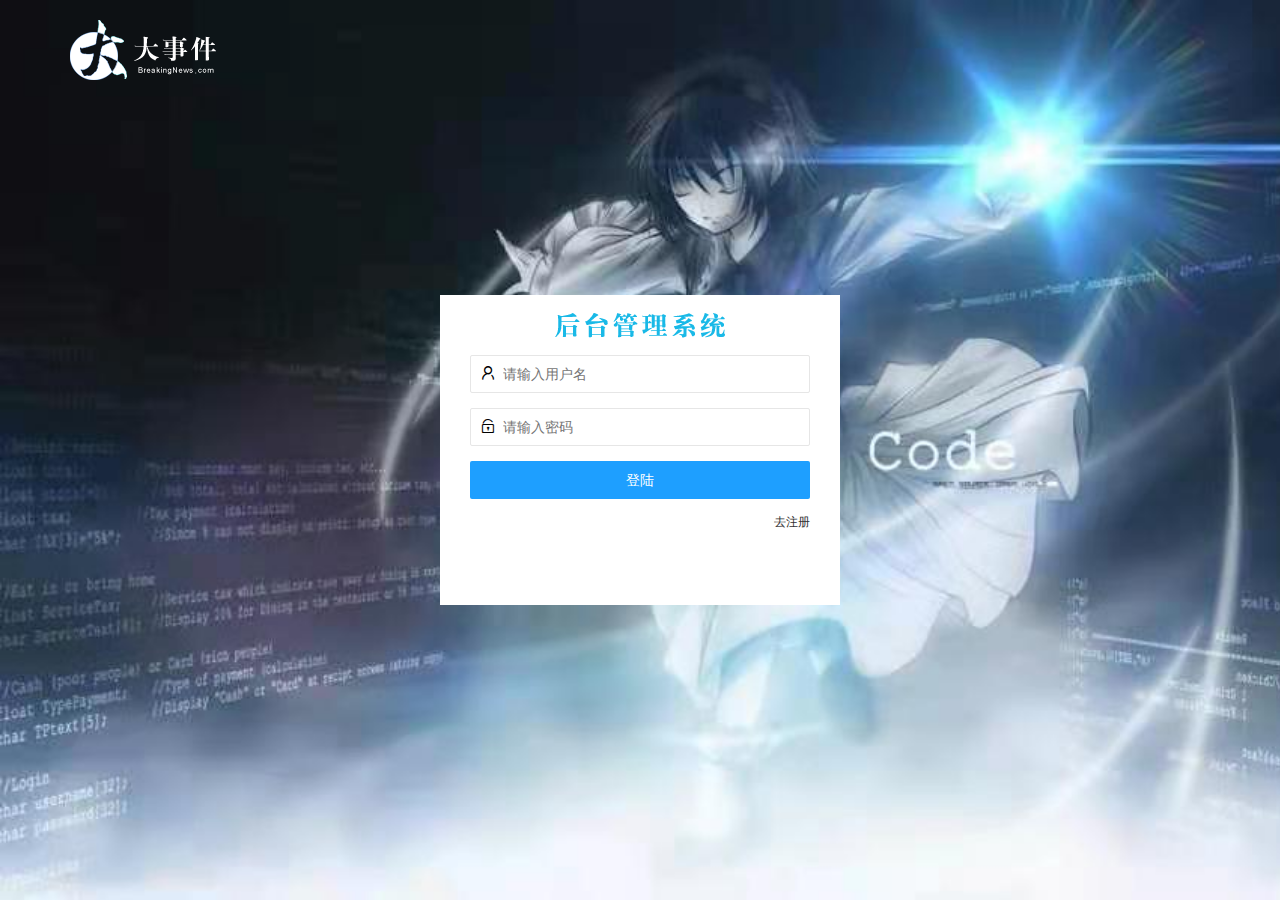
<file: login.html>
<!DOCTYPE html>
<html lang="en">

<head>
    <meta charset="UTF-8">
    <meta http-equiv="X-UA-Compatible" content="IE=edge">
    <meta name="viewport" contenjt="width=device-width, initial-scale=1.0">
    <title>Document</title>
    <!-- 引入layUi  -->
    <link rel="stylesheet" href="/assets/lib/layui/css/layui.css">
    <!-- 引入自己的样式 -->
    <link rel="stylesheet" href="/assets/css/login.css">
</head>

<body>
    <!-- 头部区域 -->
    <div class="layui-main header">
        <img src="/assets/images/logo.png" alt="">
    </div>

    <!-- 登陆和注册区域 -->
    <div class="loginAndRegBox">
        <!-- 这是标题区域 -->
        <div class="titleBox"></div>
        <!-- 这是登陆区域 -->
        <div class="login-box">
            <!-- 登陆表单 -->
            <form class="layui-form" id="form_login">
                <!-- 用户名 -->
                <div class="layui-form-item">
                    <i class="layui-icon layui-icon-username"></i>
                    <input type="text" name="username" required lay-verify="required" placeholder="请输入用户名"
                        autocomplete="off" class="layui-input">
                </div>
                <!-- 密码 -->
                <div class="layui-form-item">
                    <i class="layui-icon layui-icon-password"></i>
                    <input type="text" name="password" required lay-verify="required|pwd" placeholder="请输入密码"
                        autocomplete="off" class="layui-input">
                </div>
                <!-- 按钮 -->
                <div class="layui-form-item">

                    <button class="layui-btn layui-btn-fluid  layui-btn-normal" lay-submit>登陆</button>
                </div>
                <!-- a链接 -->
                <div class="layui-form-item">
                    <a href="javascript:;" class="link_res links">去注册</a>

                </div>
            </form>
        </div>
        <!-- 这是注册区域 -->
        <div class="res-box" style="display: none;">
            <!-- 注册表单 -->
            <form class="layui-form" id="form_reg">
                <!-- 用户名 -->
                <div class="layui-form-item">
                    <i class="layui-icon layui-icon-username"></i>
                    <input value="linziyun" type="text" name="username" required lay-verify="required"
                        placeholder="请输入用户名" autocomplete="off" class="layui-input">
                </div>
                <!-- 密码 -->
                <div class="layui-form-item">
                    <i class="layui-icon layui-icon-password"></i>
                    <input value="116616" type="text" name="password" required lay-verify="required|pwd"
                        placeholder="请输入密码" autocomplete="off" class="layui-input">
                </div>
                <!-- 再次确认密码 -->
                <div class="layui-form-item">
                    <i class="layui-icon layui-icon-password"></i>
                    <input type="text" name="repassword" required lay-verify="required|repwd" placeholder="再次确认密码"
                        autocomplete="off" class="layui-input">
                </div>
                <!-- 按钮 -->
                <div class="layui-form-item">
                    <button class="layui-btn layui-btn-fluid  layui-btn-normal" lay-submit>注册</button>
                </div>
                <!-- a链接 -->
                <div class="layui-form-item">
                    <a href="javascript:;" class="link_login links">去登陆</a>

                </div>
            </form>
        </div>

    </div>






    <!-- 引入 layui JS -->
    <script src="/assets/lib/layui/layui.all.js"></script>
    <!-- 引入JQ -->
    <script src="/assets/lib/jquery.js"></script>
    <!-- 引入 bese APi  JS -->
    <script src="/assets/js/baseAPi.js"></script>
    <!-- 引入自己的 -->
    <script src="/assets/js/login.js"></script>


</body>

</html>
</file>
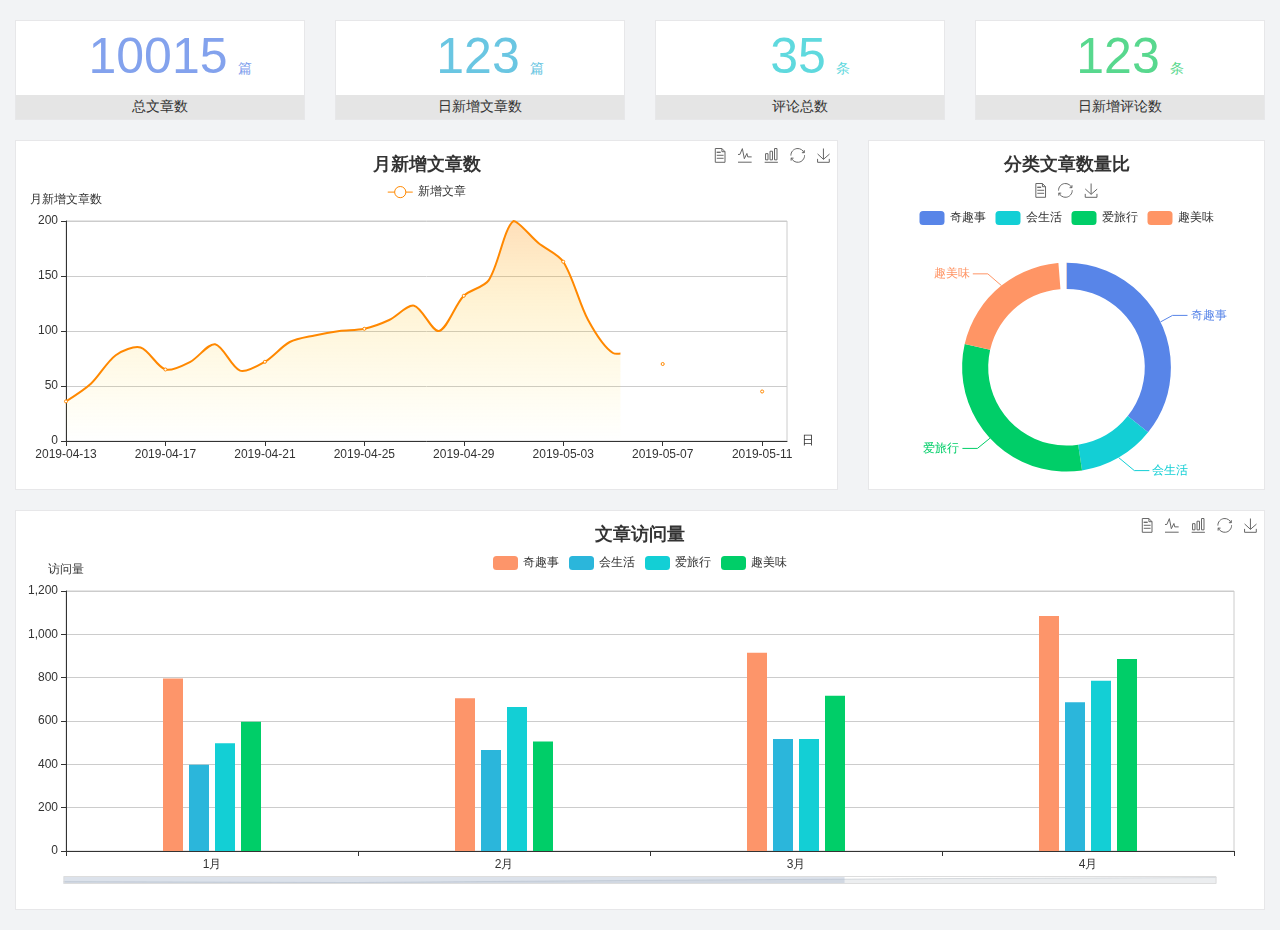
<file: home/dashboard.html>
<!DOCTYPE html>
<html lang="en">

<head>
  <meta charset="UTF-8">
  <meta name="viewport" content="width=device-width, initial-scale=1.0">
  <meta http-equiv="X-UA-Compatible" content="ie=edge">
  <title>图表统计</title>
  <link rel="stylesheet" href="../assets/lib/bootstrap.css" />
  <link rel="stylesheet" href="../assets/lib/main.css" />
  <script src="../assets/lib/jquery.js"></script>
  <script type="text/javascript" src="../assets/lib/echarts.min.js"></script>
</head>

<body>
  <div class="container-fluid">
    <div class="row spannel_list">
      <div class="col-sm-3 col-xs-6">
        <div class="spannel">
          <em>10015</em><span>篇</span>
          <b>总文章数</b>
        </div>
      </div>
      <div class="col-sm-3 col-xs-6">
        <div class="spannel scolor01">
          <em>123</em><span>篇</span>
          <b>日新增文章数</b>
        </div>
      </div>
      <div class="col-sm-3 col-xs-6">
        <div class="spannel scolor02">
          <em>35</em><span>条</span>
          <b>评论总数</b>
        </div>
      </div>
      <div class="col-sm-3 col-xs-6">
        <div class="spannel scolor03">
          <em>123</em><span>条</span>
          <b>日新增评论数</b>
        </div>
      </div>
    </div>
  </div>

  <div class="container-fluid">
    <div class="row curve-pie">
      <div class="col-lg-8 col-md-8">
        <div class="gragh_pannel" id="curve_show"></div>
      </div>
      <div class="col-lg-4 col-md-4">
        <div class="gragh_pannel" id="pie_show"></div>
      </div>
    </div>
  </div>

  <div class="container-fluid">
    <div class="column_pannel" id="column_show"></div>
  </div>

  <script>
    var oChart = echarts.init(document.getElementById('curve_show'));
    var aList_all = [
      { 'count': 36, 'date': '2019-04-13' },
      { 'count': 52, 'date': '2019-04-14' },
      { 'count': 78, 'date': '2019-04-15' },
      { 'count': 85, 'date': '2019-04-16' },
      { 'count': 65, 'date': '2019-04-17' },
      { 'count': 72, 'date': '2019-04-18' },
      { 'count': 88, 'date': '2019-04-19' },
      { 'count': 64, 'date': '2019-04-20' },
      { 'count': 72, 'date': '2019-04-21' },
      { 'count': 90, 'date': '2019-04-22' },
      { 'count': 96, 'date': '2019-04-23' },
      { 'count': 100, 'date': '2019-04-24' },
      { 'count': 102, 'date': '2019-04-25' },
      { 'count': 110, 'date': '2019-04-26' },
      { 'count': 123, 'date': '2019-04-27' },
      { 'count': 100, 'date': '2019-04-28' },
      { 'count': 132, 'date': '2019-04-29' },
      { 'count': 146, 'date': '2019-04-30' },
      { 'count': 200, 'date': '2019-05-01' },
      { 'count': 180, 'date': '2019-05-02' },
      { 'count': 163, 'date': '2019-05-03' },
      { 'count': 110, 'date': '2019-05-04' },
      { 'count': 80, 'date': '2019-05-05' },
      { 'count': 82, 'date': '2019-05-06' },
      { 'count': 70, 'date': '2019-05-07' },
      { 'count': 65, 'date': '2019-05-08' },
      { 'count': 54, 'date': '2019-05-09' },
      { 'count': 40, 'date': '2019-05-10' },
      { 'count': 45, 'date': '2019-05-11' },
      { 'count': 38, 'date': '2019-05-12' },
    ];

    let aCount = [];
    let aDate = [];

    for (var i = 0; i < aList_all.length; i++) {
      aCount.push(aList_all[i].count);
      aDate.push(aList_all[i].date);
    }

    var chartopt = {
      title: {
        text: '月新增文章数',
        left: 'center',
        top: '10'
      },
      tooltip: {
        trigger: 'axis'
      },
      legend: {
        data: ['新增文章'],
        top: '40'
      },
      toolbox: {
        show: true,
        feature: {
          mark: { show: true },
          dataView: { show: true, readOnly: false },
          magicType: { show: true, type: ['line', 'bar'] },
          restore: { show: true },
          saveAsImage: { show: true }
        }
      },
      calculable: true,
      xAxis: [
        {
          name: '日',
          type: 'category',
          boundaryGap: false,
          data: aDate
        }
      ],
      yAxis: [
        {
          name: '月新增文章数',
          type: 'value'
        }
      ],
      series: [
        {
          name: '新增文章',
          type: 'line',
          smooth: true,
          itemStyle: { normal: { areaStyle: { type: 'default' }, color: '#f80' }, lineStyle: { color: '#f80' } },
          data: aCount
        }],
      areaStyle: {
        normal: {
          color: new echarts.graphic.LinearGradient(0, 0, 0, 1, [{
            offset: 0,
            color: 'rgba(255,136,0,0.39)'
          }, {
            offset: .34,
            color: 'rgba(255,180,0,0.25)'
          }, {
            offset: 1,
            color: 'rgba(255,222,0,0.00)'
          }])

        }
      },
      grid: {
        show: true,
        x: 50,
        x2: 50,
        y: 80,
        height: 220
      }
    };

    oChart.setOption(chartopt);


    var oPie = echarts.init(document.getElementById('pie_show'));
    var oPieopt =
    {
      title: {
        top: 10,
        text: '分类文章数量比',
        x: 'center'
      },
      tooltip: {
        trigger: 'item',
        formatter: "{a} <br/>{b} : {c} ({d}%)"
      },
      color: ['#5885e8', '#13cfd5', '#00ce68', '#ff9565'],
      legend: {
        x: 'center',
        top: 65,
        data: ['奇趣事', '会生活', '爱旅行', '趣美味']
      },
      toolbox: {
        show: true,
        x: 'center',
        top: 35,
        feature: {
          mark: { show: true },
          dataView: { show: true, readOnly: false },
          magicType: {
            show: true,
            type: ['pie', 'funnel'],
            option: {
              funnel: {
                x: '25%',
                width: '50%',
                funnelAlign: 'left',
                max: 1548
              }
            }
          },
          restore: { show: true },
          saveAsImage: { show: true }
        }
      },
      calculable: true,
      series: [
        {
          name: '访问来源',
          type: 'pie',
          radius: ['45%', '60%'],
          center: ['50%', '65%'],
          data: [
            { value: 300, name: '奇趣事' },
            { value: 100, name: '会生活' },
            { value: 260, name: '爱旅行' },
            { value: 180, name: '趣美味' }
          ]
        }
      ]
    };
    oPie.setOption(oPieopt);



    var oColumn = this.echarts.init(document.getElementById('column_show'));
    var oColumnopt =
    {
      title: {
        text: '文章访问量',
        left: 'center',
        top: '10'
      },
      tooltip: {
        trigger: 'axis'
      },
      legend: {
        data: ['奇趣事', '会生活', '爱旅行', '趣美味'],
        top: '40'
      },
      toolbox: {
        show: true,
        feature: {
          mark: { show: true },
          dataView: { show: true, readOnly: false },
          magicType: { show: true, type: ['line', 'bar'] },
          restore: { show: true },
          saveAsImage: { show: true }
        }
      },
      calculable: true,
      xAxis: [
        {
          type: 'category',
          data: ['1月', '2月', '3月', '4月', '5月']
        }
      ],
      yAxis: [
        {
          name: '访问量',
          type: 'value'
        }
      ],
      series: [
        {
          name: '奇趣事',
          type: 'bar',
          barWidth: 20,
          itemStyle: {
            normal: { areaStyle: { type: 'default' }, color: '#fd956a' }
          },
          data: [800, 708, 920, 1090, 1200]
        },
        {
          name: '会生活',
          type: 'bar',
          barWidth: 20,
          itemStyle: {
            normal: { areaStyle: { type: 'default' }, color: '#2bb6db' }
          },
          data: [400, 468, 520, 690, 800]
        },
        {
          name: '爱旅行',
          type: 'bar',
          barWidth: 20,
          itemStyle: {
            normal: { areaStyle: { type: 'default' }, color: '#13cfd5' }
          },
          data: [500, 668, 520, 790, 900]
        },
        {
          name: '趣美味',
          type: 'bar',
          barWidth: 20,
          itemStyle: {
            normal: { areaStyle: { type: 'default' }, color: '#00ce68' }
          },
          data: [600, 508, 720, 890, 1000]
        }
      ],
      grid: {
        show: true,
        x: 50,
        x2: 30,
        y: 80,
        height: 260
      },
      dataZoom: [//给x轴设置滚动条
        {
          start: 0,//默认为0
          end: 100 - 1000 / 31,//默认为100
          type: 'slider',
          show: true,
          xAxisIndex: [0],
          handleSize: 0,//滑动条的 左右2个滑动条的大小
          height: 8,//组件高度
          left: 45, //左边的距离
          right: 50,//右边的距离
          bottom: 26,//右边的距离
          handleColor: '#ddd',//h滑动图标的颜色
          handleStyle: {
            borderColor: "#cacaca",
            borderWidth: "1",
            shadowBlur: 2,
            background: "#ddd",
            shadowColor: "#ddd",
          }
        }]
    };
    oColumn.setOption(oColumnopt);
  </script>
</body>

</html>
</file>
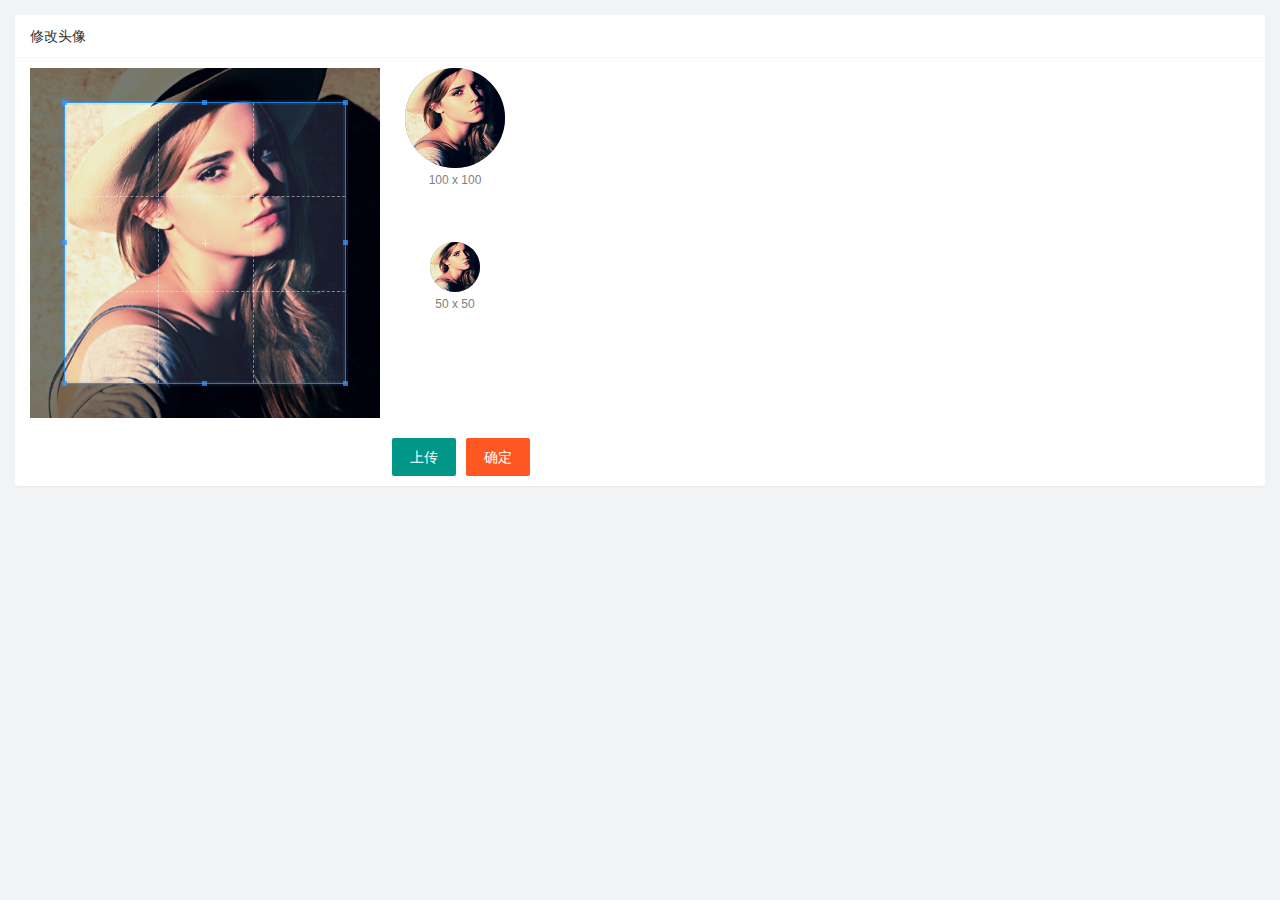
<file: user/user_avatar.html>
<!DOCTYPE html>
<html lang="en">

<head>
    <meta charset="UTF-8">
    <meta http-equiv="X-UA-Compatible" content="IE=edge">
    <meta name="viewport" content="width=device-width, initial-scale=1.0">
    <title>Document</title>
    <!-- 引入 cropper 样式 -->
    <link rel="stylesheet" href="/assets/lib/cropper/cropper.css">
    <!-- 引入layui.css -->
    <link rel="stylesheet" href="/assets/lib/layui/css/layui.css">
    <!-- 引入自己的CSS -->
    <link rel="stylesheet" href="/assets/css/user/user_avatar.css">
</head>

<body>
    <div class="layui-card">
        <div class="layui-card-header">修改头像</div>
        <div class="layui-card-body">
            <!-- 第一行的图片裁剪和预览区域 -->
            <div class="row1">
                <!-- 图片裁剪区域 -->
                <div class="cropper-box">
                    <!-- 这个 img 标签很重要，将来会把它初始化为裁剪区域 -->
                    <img id="image" src="/assets/images/sample.jpg" />
                </div>
                <!-- 图片的预览区域 -->
                <div class="preview-box">
                    <div>
                        <!-- 宽高为 100px 的预览区域 -->
                        <div class="img-preview w100"></div>
                        <p class="size">100 x 100</p>
                    </div>
                    <div>
                        <!-- 宽高为 50px 的预览区域 -->
                        <div class="img-preview w50"></div>
                        <p class="size">50 x 50</p>
                    </div>
                </div>
            </div>

            <!-- 第二行的按钮区域 -->
            <div class="row2">
                <!-- 上传图片,更换头像 -->
                <input style="display: none;" type="file" id="file" accept="image/png,image/jpeg">
                <button id="btnChooseImage" type="button" class="layui-btn">上传</button>
                <button id="btnUpload" type="button" class="layui-btn layui-btn-danger">确定</button>
            </div>
        </div>

    </div>

    <script src="/assets/lib/layui/layui.all.js"></script>
    <script src="/assets/lib/jquery.js"></script>
    <script src="/assets/lib/cropper/Cropper.js"></script>
    <script src="/assets/lib/cropper/jquery-cropper.js"></script>
    <script src="/assets/js/baseAPi.js"></script>
    <script src="/assets/js/user/user_avatar.js"></script>
</body>

</html>
</file>
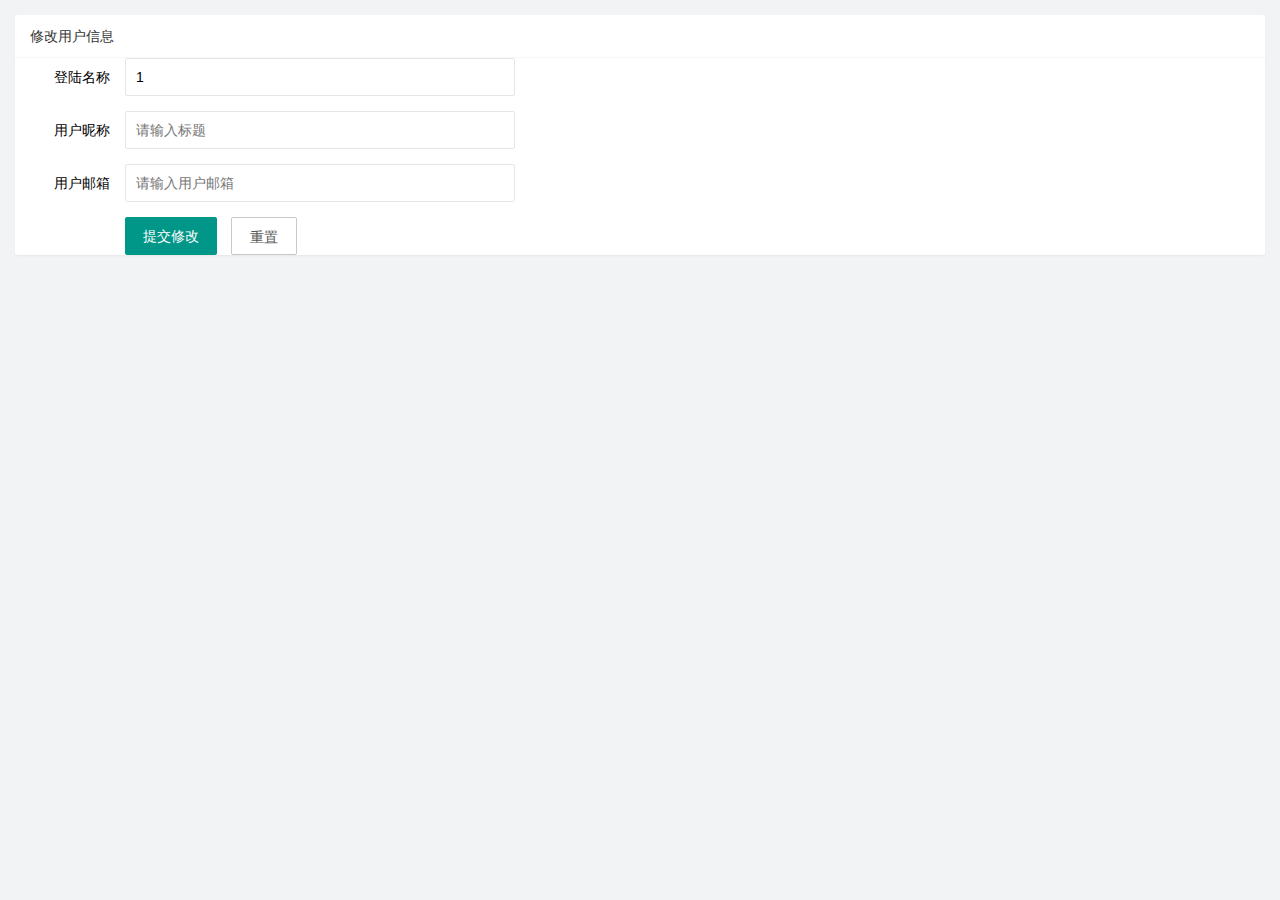
<file: user/user_info.html>
<!DOCTYPE html>
<html lang="en">

<head>
    <meta charset="UTF-8">
    <meta http-equiv="X-UA-Compatible" content="IE=edge">
    <meta name="viewport" content="width=device-width, initial-scale=1.0">
    <!-- 引入 layu CSS -->
    <link rel="stylesheet" href="/assets/lib/layui/css/layui.css">
    <!-- 引入自己的 -->
    <link rel="stylesheet" href="/assets/css/user/user_info.css">
    <title>Document</title>
</head>


<body>
    <div class="layui-card">
        <div class="layui-card-header">修改用户信息</div>
        <form class="layui-form" action="" lay-filter="formUserInfo" >
            <input type="hidden" name="id">
            <!-- 1登陆名称 -->
            <div class="layui-form-item">
                <label class="layui-form-label">登陆名称</label>
                <div class="layui-input-block">
                    <input type="text" name="username" required lay-verify="required" placeholder="请输入登陆名称" readonly
                        value="1" autocomplete="off" class="layui-input">
                </div>
            </div>
            <!-- 2.用户昵称 -->
            <div class="layui-form-item">
                <label class="layui-form-label">用户昵称</label>
                <div class="layui-input-block">
                    <input type="text" name="nickname" required lay-verify="required|nickname" placeholder="请输入标题"
                        autocomplete="off" class="layui-input">
                </div>
            </div>
            <!-- 3。用户邮箱 -->
            <div class="layui-form-item">
                <label class="layui-form-label">用户邮箱</label>
                <div class="layui-input-block">
                    <input type="text" name="email" required lay-verify="required|email" placeholder="请输入用户邮箱"
                        autocomplete="off" class="layui-input">
                </div>
            </div>
            <!-- 4.按钮 -->
            <div class="layui-form-item">
                <div class="layui-input-block">
                    <button class="layui-btn" lay-submit lay-filter="formDemo">提交修改</button>
                    <button id="btnR"  type="reset" class="layui-btn layui-btn-primary">重置</button>
                </div>
            </div>


        </form>

























        <!-- 引入layui JS -->
        <script src="/assets/lib/layui/layui.all.js"></script>
        <!-- 引入JQ -->
        <script src="/assets/lib/jquery.js"></script>
        <script src="/assets/js/baseAPi.js"></script>
        <!-- 引入自己的 -->
        <script src="/assets/js/user/user_info.js"></script>

</body>

</html>
</file>
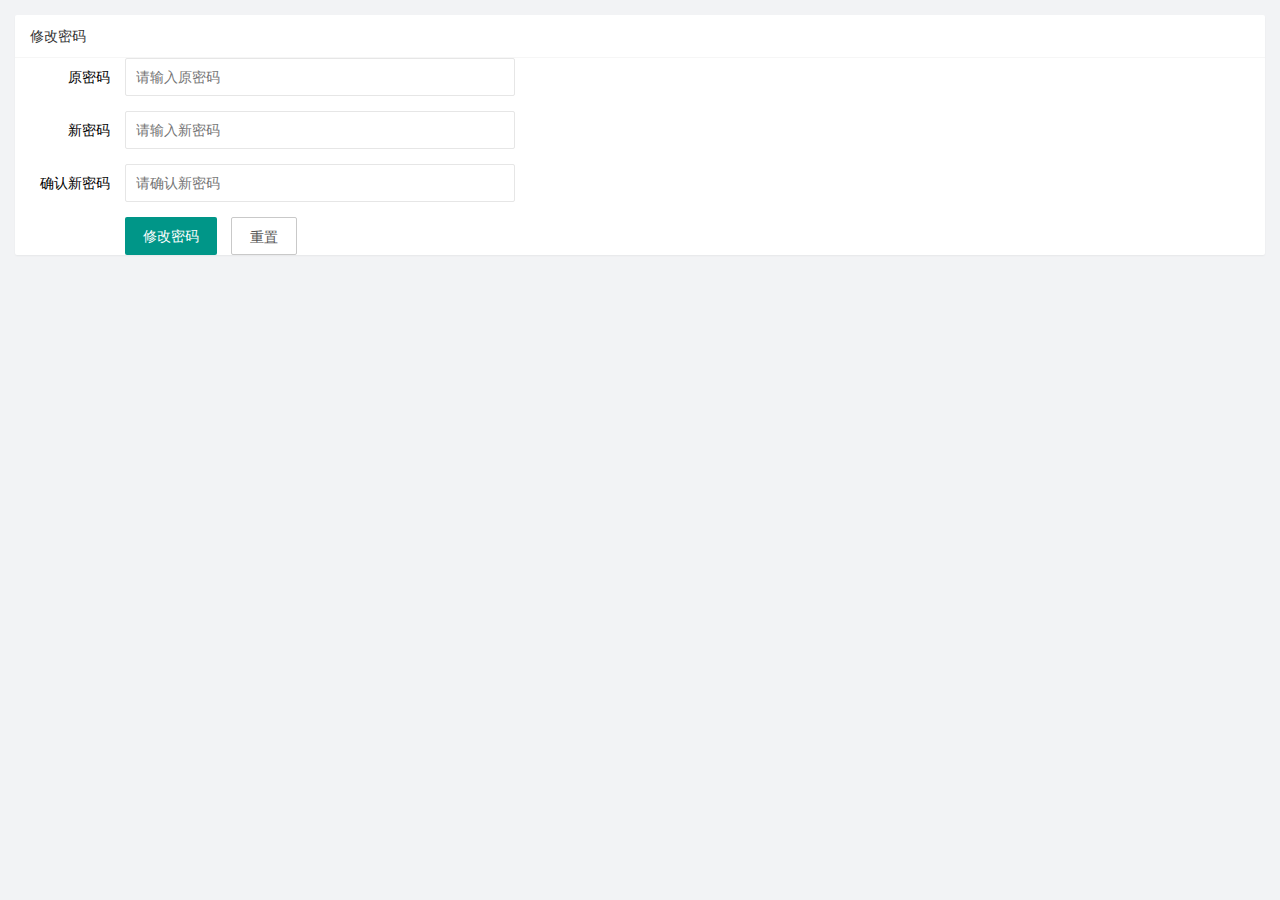
<file: user/user_pwd.html>
<!DOCTYPE html>
<html lang="en">

<head>
    <meta charset="UTF-8">
    <meta http-equiv="X-UA-Compatible" content="IE=edge">
    <meta name="viewport" content="width=device-width, initial-scale=1.0">
    <!-- 引入 layu CSS -->
    <link rel="stylesheet" href="/assets/lib/layui/css/layui.css">
    <!-- 引入自己的 -->
    <link rel="stylesheet" href="/assets/css/user/user_pwd.css">
    <title>Document</title>
</head>


<body>
    <div class="layui-card">
        <div class="layui-card-header">修改密码</div>
        <form class="layui-form" action="">
            <!-- 1.原密码 -->
            <div class="layui-form-item">
                <label class="layui-form-label">原密码</label>
                <div class="layui-input-block">
                    <input type="text" name="oldPwd" required lay-verify="required|pwd" placeholder="请输入原密码"
                        autocomplete="off" class="layui-input">
                </div>
            </div>
            <!-- 2.新密码 -->
            <div class="layui-form-item">
                <label class="layui-form-label">新密码</label>
                <div class="layui-input-block">
                    <input type="text" name="newPwd" required lay-verify="required|pwd|samePwd" placeholder="请输入新密码"
                        autocomplete="off" class="layui-input">
                </div>
            </div>
            <!-- 3.确认新密码 -->
            <div class="layui-form-item">
                <label class="layui-form-label">确认新密码</label>
                <div class="layui-input-block">
                    <input type="text" name="rePwd" required lay-verify="required|pwd|rePwd" placeholder="请确认新密码"
                        autocomplete="off" class="layui-input">
                </div>
            </div>
            <!-- 4.按钮 -->
            <div class="layui-form-item">
                <div class="layui-input-block">
                    <button class="layui-btn" lay-submit lay-filter="formDemo">修改密码</button>
                    <button id="btnR" type="reset" class="layui-btn layui-btn-primary">重置</button>
                </div>
            </div>
        </form>


























        <!-- 引入layui JS -->
        <script src="/assets/lib/layui/layui.all.js"></script>
        <!-- 引入JQ -->
        <script src="/assets/lib/jquery.js"></script>
        <script src="/assets/js/baseAPi.js"></script>
        <!-- 引入自己的 -->
        <script src="/assets/js/user/user_pwd.js"></script>

</body>

</html>
</file>
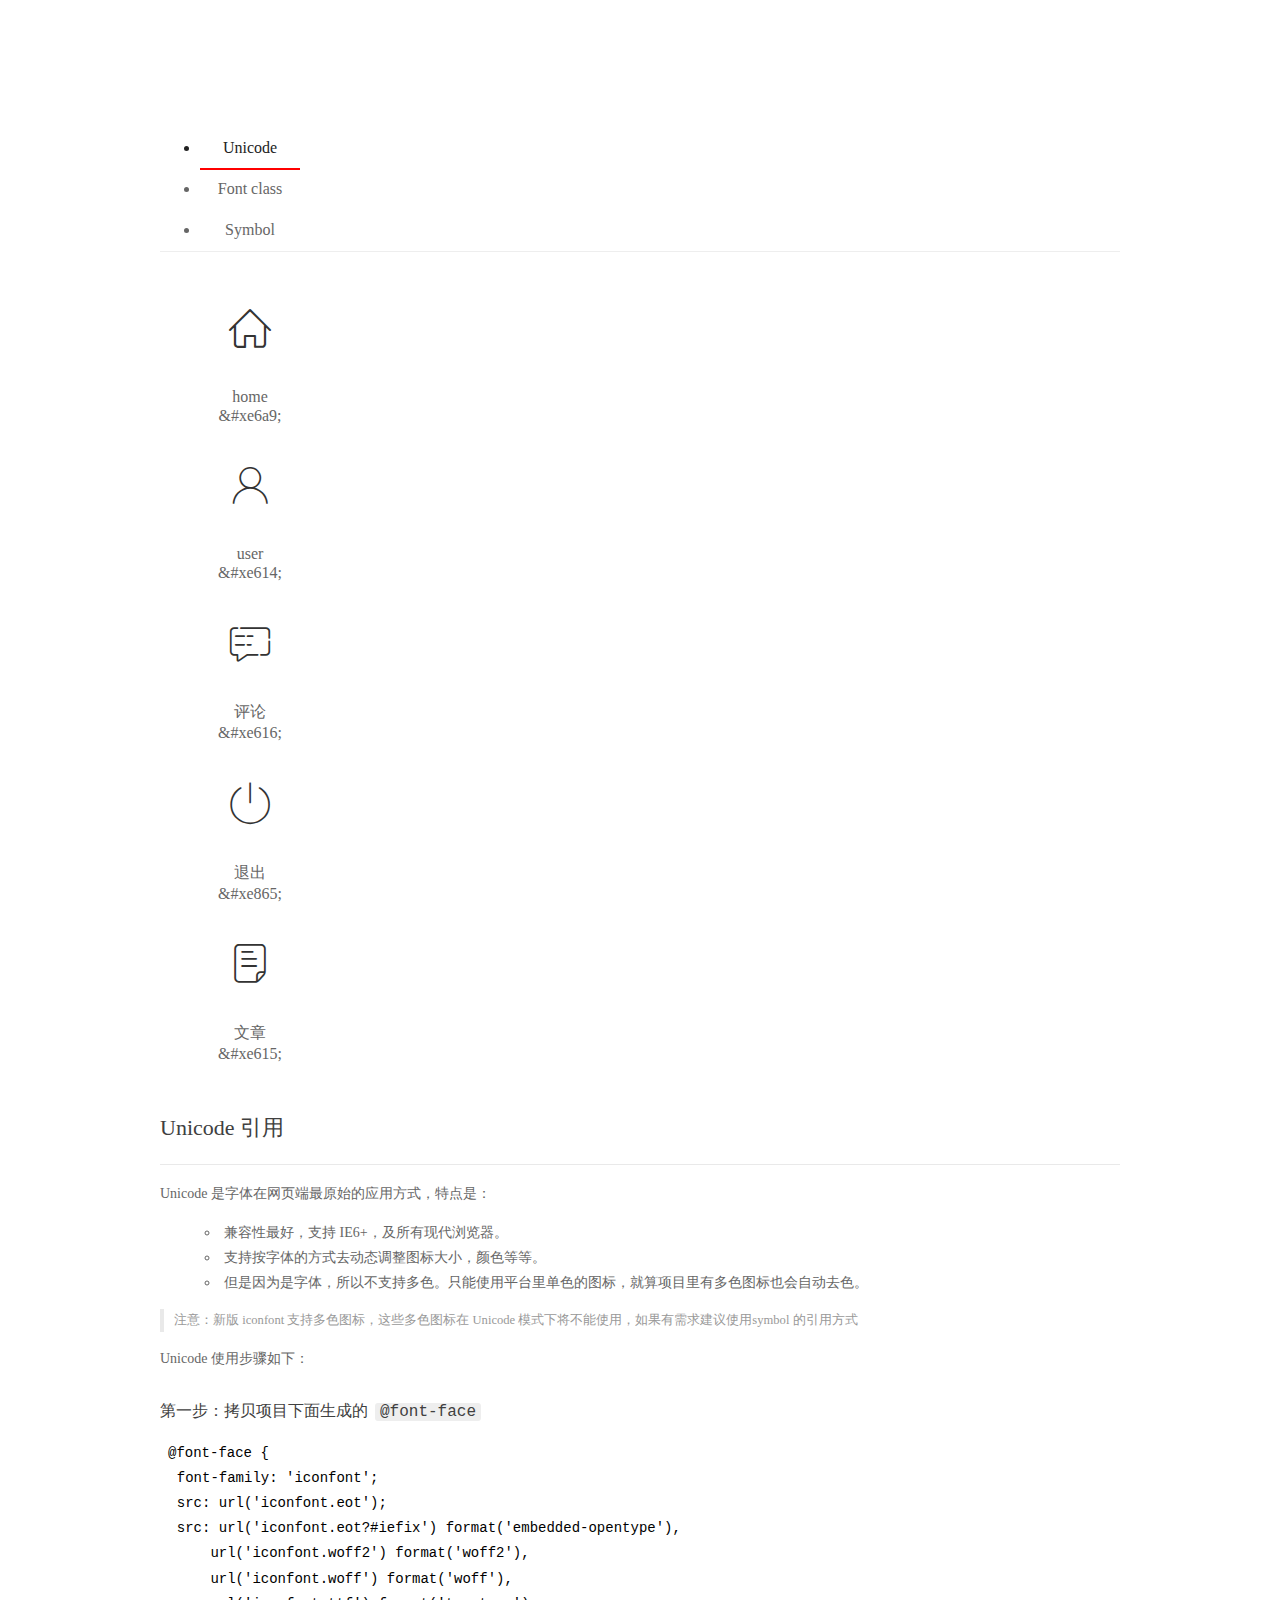
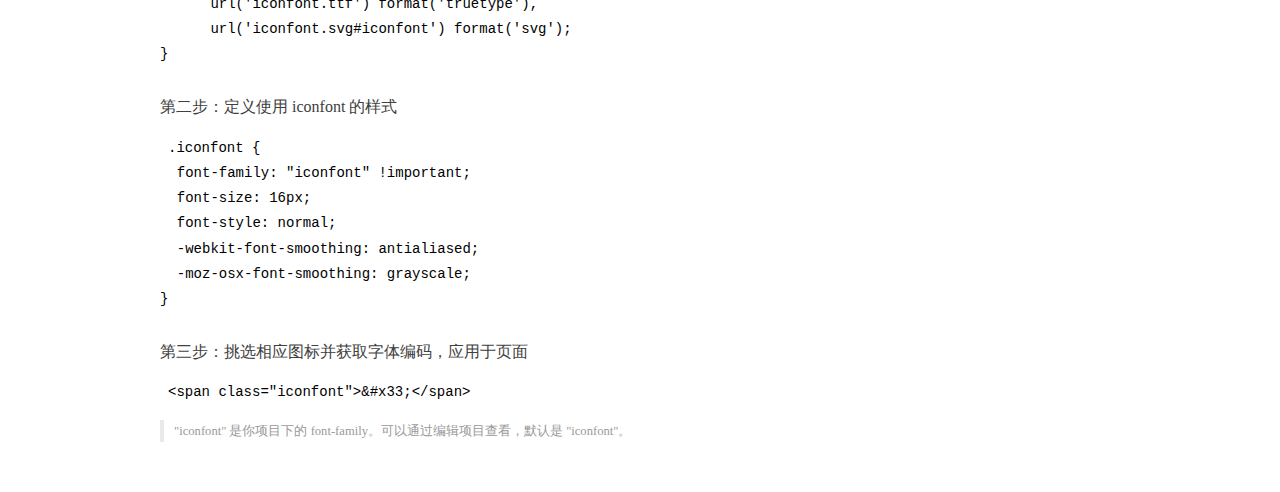
<file: assets/fonts/demo_index.html>
<!DOCTYPE html>
<html>
<head>
  <meta charset="utf-8"/>
  <title>IconFont Demo</title>
  <link rel="shortcut icon" href="https://gtms04.alicdn.com/tps/i4/TB1_oz6GVXXXXaFXpXXJDFnIXXX-64-64.ico" type="image/x-icon"/>
  <link rel="stylesheet" href="https://g.alicdn.com/thx/cube/1.3.2/cube.min.css">
  <link rel="stylesheet" href="demo.css">
  <link rel="stylesheet" href="iconfont.css">
  <script src="iconfont.js"></script>
  <!-- jQuery -->
  <script src="https://a1.alicdn.com/oss/uploads/2018/12/26/7bfddb60-08e8-11e9-9b04-53e73bb6408b.js"></script>
  <!-- 代码高亮 -->
  <script src="https://a1.alicdn.com/oss/uploads/2018/12/26/a3f714d0-08e6-11e9-8a15-ebf944d7534c.js"></script>
</head>
<body>
  <div class="main">
    <h1 class="logo"><a href="https://www.iconfont.cn/" title="iconfont 首页" target="_blank">&#xe86b;</a></h1>
    <div class="nav-tabs">
      <ul id="tabs" class="dib-box">
        <li class="dib active"><span>Unicode</span></li>
        <li class="dib"><span>Font class</span></li>
        <li class="dib"><span>Symbol</span></li>
      </ul>
      
    </div>
    <div class="tab-container">
      <div class="content unicode" style="display: block;">
          <ul class="icon_lists dib-box">
          
            <li class="dib">
              <span class="icon iconfont">&#xe6a9;</span>
                <div class="name">home</div>
                <div class="code-name">&amp;#xe6a9;</div>
              </li>
          
            <li class="dib">
              <span class="icon iconfont">&#xe614;</span>
                <div class="name">user</div>
                <div class="code-name">&amp;#xe614;</div>
              </li>
          
            <li class="dib">
              <span class="icon iconfont">&#xe616;</span>
                <div class="name">评论</div>
                <div class="code-name">&amp;#xe616;</div>
              </li>
          
            <li class="dib">
              <span class="icon iconfont">&#xe865;</span>
                <div class="name">退出</div>
                <div class="code-name">&amp;#xe865;</div>
              </li>
          
            <li class="dib">
              <span class="icon iconfont">&#xe615;</span>
                <div class="name">文章</div>
                <div class="code-name">&amp;#xe615;</div>
              </li>
          
          </ul>
          <div class="article markdown">
          <h2 id="unicode-">Unicode 引用</h2>
          <hr>

          <p>Unicode 是字体在网页端最原始的应用方式，特点是：</p>
          <ul>
            <li>兼容性最好，支持 IE6+，及所有现代浏览器。</li>
            <li>支持按字体的方式去动态调整图标大小，颜色等等。</li>
            <li>但是因为是字体，所以不支持多色。只能使用平台里单色的图标，就算项目里有多色图标也会自动去色。</li>
          </ul>
          <blockquote>
            <p>注意：新版 iconfont 支持多色图标，这些多色图标在 Unicode 模式下将不能使用，如果有需求建议使用symbol 的引用方式</p>
          </blockquote>
          <p>Unicode 使用步骤如下：</p>
          <h3 id="-font-face">第一步：拷贝项目下面生成的 <code>@font-face</code></h3>
<pre><code class="language-css"
>@font-face {
  font-family: 'iconfont';
  src: url('iconfont.eot');
  src: url('iconfont.eot?#iefix') format('embedded-opentype'),
      url('iconfont.woff2') format('woff2'),
      url('iconfont.woff') format('woff'),
      url('iconfont.ttf') format('truetype'),
      url('iconfont.svg#iconfont') format('svg');
}
</code></pre>
          <h3 id="-iconfont-">第二步：定义使用 iconfont 的样式</h3>
<pre><code class="language-css"
>.iconfont {
  font-family: "iconfont" !important;
  font-size: 16px;
  font-style: normal;
  -webkit-font-smoothing: antialiased;
  -moz-osx-font-smoothing: grayscale;
}
</code></pre>
          <h3 id="-">第三步：挑选相应图标并获取字体编码，应用于页面</h3>
<pre>
<code class="language-html"
>&lt;span class="iconfont"&gt;&amp;#x33;&lt;/span&gt;
</code></pre>
          <blockquote>
            <p>"iconfont" 是你项目下的 font-family。可以通过编辑项目查看，默认是 "iconfont"。</p>
          </blockquote>
          </div>
      </div>
      <div class="content font-class">
        <ul class="icon_lists dib-box">
          
          <li class="dib">
            <span class="icon iconfont icon-home"></span>
            <div class="name">
              home
            </div>
            <div class="code-name">.icon-home
            </div>
          </li>
          
          <li class="dib">
            <span class="icon iconfont icon-user"></span>
            <div class="name">
              user
            </div>
            <div class="code-name">.icon-user
            </div>
          </li>
          
          <li class="dib">
            <span class="icon iconfont icon-pinglun"></span>
            <div class="name">
              评论
            </div>
            <div class="code-name">.icon-pinglun
            </div>
          </li>
          
          <li class="dib">
            <span class="icon iconfont icon-tuichu"></span>
            <div class="name">
              退出
            </div>
            <div class="code-name">.icon-tuichu
            </div>
          </li>
          
          <li class="dib">
            <span class="icon iconfont icon-16"></span>
            <div class="name">
              文章
            </div>
            <div class="code-name">.icon-16
            </div>
          </li>
          
        </ul>
        <div class="article markdown">
        <h2 id="font-class-">font-class 引用</h2>
        <hr>

        <p>font-class 是 Unicode 使用方式的一种变种，主要是解决 Unicode 书写不直观，语意不明确的问题。</p>
        <p>与 Unicode 使用方式相比，具有如下特点：</p>
        <ul>
          <li>兼容性良好，支持 IE8+，及所有现代浏览器。</li>
          <li>相比于 Unicode 语意明确，书写更直观。可以很容易分辨这个 icon 是什么。</li>
          <li>因为使用 class 来定义图标，所以当要替换图标时，只需要修改 class 里面的 Unicode 引用。</li>
          <li>不过因为本质上还是使用的字体，所以多色图标还是不支持的。</li>
        </ul>
        <p>使用步骤如下：</p>
        <h3 id="-fontclass-">第一步：引入项目下面生成的 fontclass 代码：</h3>
<pre><code class="language-html">&lt;link rel="stylesheet" href="./iconfont.css"&gt;
</code></pre>
        <h3 id="-">第二步：挑选相应图标并获取类名，应用于页面：</h3>
<pre><code class="language-html">&lt;span class="iconfont icon-xxx"&gt;&lt;/span&gt;
</code></pre>
        <blockquote>
          <p>"
            iconfont" 是你项目下的 font-family。可以通过编辑项目查看，默认是 "iconfont"。</p>
        </blockquote>
      </div>
      </div>
      <div class="content symbol">
          <ul class="icon_lists dib-box">
          
            <li class="dib">
                <svg class="icon svg-icon" aria-hidden="true">
                  <use xlink:href="#icon-home"></use>
                </svg>
                <div class="name">home</div>
                <div class="code-name">#icon-home</div>
            </li>
          
            <li class="dib">
                <svg class="icon svg-icon" aria-hidden="true">
                  <use xlink:href="#icon-user"></use>
                </svg>
                <div class="name">user</div>
                <div class="code-name">#icon-user</div>
            </li>
          
            <li class="dib">
                <svg class="icon svg-icon" aria-hidden="true">
                  <use xlink:href="#icon-pinglun"></use>
                </svg>
                <div class="name">评论</div>
                <div class="code-name">#icon-pinglun</div>
            </li>
          
            <li class="dib">
                <svg class="icon svg-icon" aria-hidden="true">
                  <use xlink:href="#icon-tuichu"></use>
                </svg>
                <div class="name">退出</div>
                <div class="code-name">#icon-tuichu</div>
            </li>
          
            <li class="dib">
                <svg class="icon svg-icon" aria-hidden="true">
                  <use xlink:href="#icon-16"></use>
                </svg>
                <div class="name">文章</div>
                <div class="code-name">#icon-16</div>
            </li>
          
          </ul>
          <div class="article markdown">
          <h2 id="symbol-">Symbol 引用</h2>
          <hr>

          <p>这是一种全新的使用方式，应该说这才是未来的主流，也是平台目前推荐的用法。相关介绍可以参考这篇<a href="">文章</a>
            这种用法其实是做了一个 SVG 的集合，与另外两种相比具有如下特点：</p>
          <ul>
            <li>支持多色图标了，不再受单色限制。</li>
            <li>通过一些技巧，支持像字体那样，通过 <code>font-size</code>, <code>color</code> 来调整样式。</li>
            <li>兼容性较差，支持 IE9+，及现代浏览器。</li>
            <li>浏览器渲染 SVG 的性能一般，还不如 png。</li>
          </ul>
          <p>使用步骤如下：</p>
          <h3 id="-symbol-">第一步：引入项目下面生成的 symbol 代码：</h3>
<pre><code class="language-html">&lt;script src="./iconfont.js"&gt;&lt;/script&gt;
</code></pre>
          <h3 id="-css-">第二步：加入通用 CSS 代码（引入一次就行）：</h3>
<pre><code class="language-html">&lt;style&gt;
.icon {
  width: 1em;
  height: 1em;
  vertical-align: -0.15em;
  fill: currentColor;
  overflow: hidden;
}
&lt;/style&gt;
</code></pre>
          <h3 id="-">第三步：挑选相应图标并获取类名，应用于页面：</h3>
<pre><code class="language-html">&lt;svg class="icon" aria-hidden="true"&gt;
  &lt;use xlink:href="#icon-xxx"&gt;&lt;/use&gt;
&lt;/svg&gt;
</code></pre>
          </div>
      </div>

    </div>
  </div>
  <script>
  $(document).ready(function () {
      $('.tab-container .content:first').show()

      $('#tabs li').click(function (e) {
        var tabContent = $('.tab-container .content')
        var index = $(this).index()

        if ($(this).hasClass('active')) {
          return
        } else {
          $('#tabs li').removeClass('active')
          $(this).addClass('active')

          tabContent.hide().eq(index).fadeIn()
        }
      })
    })
  </script>
</body>
</html>
</file>
<file: assets/lib/layui/css/layui.css>
/** layui-v2.5.5 MIT License By https://www.layui.com */
 .layui-inline,img{display:inline-block;vertical-align:middle}h1,h2,h3,h4,h5,h6{font-weight:400}.layui-edge,.layui-header,.layui-inline,.layui-main{position:relative}.layui-body,.layui-edge,.layui-elip{overflow:hidden}.layui-btn,.layui-edge,.layui-inline,img{vertical-align:middle}.layui-btn,.layui-disabled,.layui-icon,.layui-unselect{-moz-user-select:none;-webkit-user-select:none;-ms-user-select:none}.layui-elip,.layui-form-checkbox span,.layui-form-pane .layui-form-label{text-overflow:ellipsis;white-space:nowrap}.layui-breadcrumb,.layui-tree-btnGroup{visibility:hidden}blockquote,body,button,dd,div,dl,dt,form,h1,h2,h3,h4,h5,h6,input,li,ol,p,pre,td,textarea,th,ul{margin:0;padding:0;-webkit-tap-highlight-color:rgba(0,0,0,0)}a:active,a:hover{outline:0}img{border:none}li{list-style:none}table{border-collapse:collapse;border-spacing:0}h4,h5,h6{font-size:100%}button,input,optgroup,option,select,textarea{font-family:inherit;font-size:inherit;font-style:inherit;font-weight:inherit;outline:0}pre{white-space:pre-wrap;white-space:-moz-pre-wrap;white-space:-pre-wrap;white-space:-o-pre-wrap;word-wrap:break-word}body{line-height:24px;font:14px Helvetica Neue,Helvetica,PingFang SC,Tahoma,Arial,sans-serif}hr{height:1px;margin:10px 0;border:0;clear:both}a{color:#333;text-decoration:none}a:hover{color:#777}a cite{font-style:normal;*cursor:pointer}.layui-border-box,.layui-border-box *{box-sizing:border-box}.layui-box,.layui-box *{box-sizing:content-box}.layui-clear{clear:both;*zoom:1}.layui-clear:after{content:'\20';clear:both;*zoom:1;display:block;height:0}.layui-inline{*display:inline;*zoom:1}.layui-edge{display:inline-block;width:0;height:0;border-width:6px;border-style:dashed;border-color:transparent}.layui-edge-top{top:-4px;border-bottom-color:#999;border-bottom-style:solid}.layui-edge-right{border-left-color:#999;border-left-style:solid}.layui-edge-bottom{top:2px;border-top-color:#999;border-top-style:solid}.layui-edge-left{border-right-color:#999;border-right-style:solid}.layui-disabled,.layui-disabled:hover{color:#d2d2d2!important;cursor:not-allowed!important}.layui-circle{border-radius:100%}.layui-show{display:block!important}.layui-hide{display:none!important}@font-face{font-family:layui-icon;src:url(../font/iconfont.eot?v=250);src:url(../font/iconfont.eot?v=250#iefix) format('embedded-opentype'),url(../font/iconfont.woff2?v=250) format('woff2'),url(../font/iconfont.woff?v=250) format('woff'),url(../font/iconfont.ttf?v=250) format('truetype'),url(../font/iconfont.svg?v=250#layui-icon) format('svg')}.layui-icon{font-family:layui-icon!important;font-size:16px;font-style:normal;-webkit-font-smoothing:antialiased;-moz-osx-font-smoothing:grayscale}.layui-icon-reply-fill:before{content:"\e611"}.layui-icon-set-fill:before{content:"\e614"}.layui-icon-menu-fill:before{content:"\e60f"}.layui-icon-search:before{content:"\e615"}.layui-icon-share:before{content:"\e641"}.layui-icon-set-sm:before{content:"\e620"}.layui-icon-engine:before{content:"\e628"}.layui-icon-close:before{content:"\1006"}.layui-icon-close-fill:before{content:"\1007"}.layui-icon-chart-screen:before{content:"\e629"}.layui-icon-star:before{content:"\e600"}.layui-icon-circle-dot:before{content:"\e617"}.layui-icon-chat:before{content:"\e606"}.layui-icon-release:before{content:"\e609"}.layui-icon-list:before{content:"\e60a"}.layui-icon-chart:before{content:"\e62c"}.layui-icon-ok-circle:before{content:"\1005"}.layui-icon-layim-theme:before{content:"\e61b"}.layui-icon-table:before{content:"\e62d"}.layui-icon-right:before{content:"\e602"}.layui-icon-left:before{content:"\e603"}.layui-icon-cart-simple:before{content:"\e698"}.layui-icon-face-cry:before{content:"\e69c"}.layui-icon-face-smile:before{content:"\e6af"}.layui-icon-survey:before{content:"\e6b2"}.layui-icon-tree:before{content:"\e62e"}.layui-icon-upload-circle:before{content:"\e62f"}.layui-icon-add-circle:before{content:"\e61f"}.layui-icon-download-circle:before{content:"\e601"}.layui-icon-templeate-1:before{content:"\e630"}.layui-icon-util:before{content:"\e631"}.layui-icon-face-surprised:before{content:"\e664"}.layui-icon-edit:before{content:"\e642"}.layui-icon-speaker:before{content:"\e645"}.layui-icon-down:before{content:"\e61a"}.layui-icon-file:before{content:"\e621"}.layui-icon-layouts:before{content:"\e632"}.layui-icon-rate-half:before{content:"\e6c9"}.layui-icon-add-circle-fine:before{content:"\e608"}.layui-icon-prev-circle:before{content:"\e633"}.layui-icon-read:before{content:"\e705"}.layui-icon-404:before{content:"\e61c"}.layui-icon-carousel:before{content:"\e634"}.layui-icon-help:before{content:"\e607"}.layui-icon-code-circle:before{content:"\e635"}.layui-icon-water:before{content:"\e636"}.layui-icon-username:before{content:"\e66f"}.layui-icon-find-fill:before{content:"\e670"}.layui-icon-about:before{content:"\e60b"}.layui-icon-location:before{content:"\e715"}.layui-icon-up:before{content:"\e619"}.layui-icon-pause:before{content:"\e651"}.layui-icon-date:before{content:"\e637"}.layui-icon-layim-uploadfile:before{content:"\e61d"}.layui-icon-delete:before{content:"\e640"}.layui-icon-play:before{content:"\e652"}.layui-icon-top:before{content:"\e604"}.layui-icon-friends:before{content:"\e612"}.layui-icon-refresh-3:before{content:"\e9aa"}.layui-icon-ok:before{content:"\e605"}.layui-icon-layer:before{content:"\e638"}.layui-icon-face-smile-fine:before{content:"\e60c"}.layui-icon-dollar:before{content:"\e659"}.layui-icon-group:before{content:"\e613"}.layui-icon-layim-download:before{content:"\e61e"}.layui-icon-picture-fine:before{content:"\e60d"}.layui-icon-link:before{content:"\e64c"}.layui-icon-diamond:before{content:"\e735"}.layui-icon-log:before{content:"\e60e"}.layui-icon-rate-solid:before{content:"\e67a"}.layui-icon-fonts-del:before{content:"\e64f"}.layui-icon-unlink:before{content:"\e64d"}.layui-icon-fonts-clear:before{content:"\e639"}.layui-icon-triangle-r:before{content:"\e623"}.layui-icon-circle:before{content:"\e63f"}.layui-icon-radio:before{content:"\e643"}.layui-icon-align-center:before{content:"\e647"}.layui-icon-align-right:before{content:"\e648"}.layui-icon-align-left:before{content:"\e649"}.layui-icon-loading-1:before{content:"\e63e"}.layui-icon-return:before{content:"\e65c"}.layui-icon-fonts-strong:before{content:"\e62b"}.layui-icon-upload:before{content:"\e67c"}.layui-icon-dialogue:before{content:"\e63a"}.layui-icon-video:before{content:"\e6ed"}.layui-icon-headset:before{content:"\e6fc"}.layui-icon-cellphone-fine:before{content:"\e63b"}.layui-icon-add-1:before{content:"\e654"}.layui-icon-face-smile-b:before{content:"\e650"}.layui-icon-fonts-html:before{content:"\e64b"}.layui-icon-form:before{content:"\e63c"}.layui-icon-cart:before{content:"\e657"}.layui-icon-camera-fill:before{content:"\e65d"}.layui-icon-tabs:before{content:"\e62a"}.layui-icon-fonts-code:before{content:"\e64e"}.layui-icon-fire:before{content:"\e756"}.layui-icon-set:before{content:"\e716"}.layui-icon-fonts-u:before{content:"\e646"}.layui-icon-triangle-d:before{content:"\e625"}.layui-icon-tips:before{content:"\e702"}.layui-icon-picture:before{content:"\e64a"}.layui-icon-more-vertical:before{content:"\e671"}.layui-icon-flag:before{content:"\e66c"}.layui-icon-loading:before{content:"\e63d"}.layui-icon-fonts-i:before{content:"\e644"}.layui-icon-refresh-1:before{content:"\e666"}.layui-icon-rmb:before{content:"\e65e"}.layui-icon-home:before{content:"\e68e"}.layui-icon-user:before{content:"\e770"}.layui-icon-notice:before{content:"\e667"}.layui-icon-login-weibo:before{content:"\e675"}.layui-icon-voice:before{content:"\e688"}.layui-icon-upload-drag:before{content:"\e681"}.layui-icon-login-qq:before{content:"\e676"}.layui-icon-snowflake:before{content:"\e6b1"}.layui-icon-file-b:before{content:"\e655"}.layui-icon-template:before{content:"\e663"}.layui-icon-auz:before{content:"\e672"}.layui-icon-console:before{content:"\e665"}.layui-icon-app:before{content:"\e653"}.layui-icon-prev:before{content:"\e65a"}.layui-icon-website:before{content:"\e7ae"}.layui-icon-next:before{content:"\e65b"}.layui-icon-component:before{content:"\e857"}.layui-icon-more:before{content:"\e65f"}.layui-icon-login-wechat:before{content:"\e677"}.layui-icon-shrink-right:before{content:"\e668"}.layui-icon-spread-left:before{content:"\e66b"}.layui-icon-camera:before{content:"\e660"}.layui-icon-note:before{content:"\e66e"}.layui-icon-refresh:before{content:"\e669"}.layui-icon-female:before{content:"\e661"}.layui-icon-male:before{content:"\e662"}.layui-icon-password:before{content:"\e673"}.layui-icon-senior:before{content:"\e674"}.layui-icon-theme:before{content:"\e66a"}.layui-icon-tread:before{content:"\e6c5"}.layui-icon-praise:before{content:"\e6c6"}.layui-icon-star-fill:before{content:"\e658"}.layui-icon-rate:before{content:"\e67b"}.layui-icon-template-1:before{content:"\e656"}.layui-icon-vercode:before{content:"\e679"}.layui-icon-cellphone:before{content:"\e678"}.layui-icon-screen-full:before{content:"\e622"}.layui-icon-screen-restore:before{content:"\e758"}.layui-icon-cols:before{content:"\e610"}.layui-icon-export:before{content:"\e67d"}.layui-icon-print:before{content:"\e66d"}.layui-icon-slider:before{content:"\e714"}.layui-icon-addition:before{content:"\e624"}.layui-icon-subtraction:before{content:"\e67e"}.layui-icon-service:before{content:"\e626"}.layui-icon-transfer:before{content:"\e691"}.layui-main{width:1140px;margin:0 auto}.layui-header{z-index:1000;height:60px}.layui-header a:hover{transition:all .5s;-webkit-transition:all .5s}.layui-side{position:fixed;left:0;top:0;bottom:0;z-index:999;width:200px;overflow-x:hidden}.layui-side-scroll{position:relative;width:220px;height:100%;overflow-x:hidden}.layui-body{position:absolute;left:200px;right:0;top:0;bottom:0;z-index:998;width:auto;overflow-y:auto;box-sizing:border-box}.layui-layout-body{overflow:hidden}.layui-layout-admin .layui-header{background-color:#23262E}.layui-layout-admin .layui-side{top:60px;width:200px;overflow-x:hidden}.layui-layout-admin .layui-body{position:fixed;top:60px;bottom:44px}.layui-layout-admin .layui-main{width:auto;margin:0 15px}.layui-layout-admin .layui-footer{position:fixed;left:200px;right:0;bottom:0;height:44px;line-height:44px;padding:0 15px;background-color:#eee}.layui-layout-admin .layui-logo{position:absolute;left:0;top:0;width:200px;height:100%;line-height:60px;text-align:center;color:#009688;font-size:16px}.layui-layout-admin .layui-header .layui-nav{background:0 0}.layui-layout-left{position:absolute!important;left:200px;top:0}.layui-layout-right{position:absolute!important;right:0;top:0}.layui-container{position:relative;margin:0 auto;padding:0 15px;box-sizing:border-box}.layui-fluid{position:relative;margin:0 auto;padding:0 15px}.layui-row:after,.layui-row:before{content:'';display:block;clear:both}.layui-col-lg1,.layui-col-lg10,.layui-col-lg11,.layui-col-lg12,.layui-col-lg2,.layui-col-lg3,.layui-col-lg4,.layui-col-lg5,.layui-col-lg6,.layui-col-lg7,.layui-col-lg8,.layui-col-lg9,.layui-col-md1,.layui-col-md10,.layui-col-md11,.layui-col-md12,.layui-col-md2,.layui-col-md3,.layui-col-md4,.layui-col-md5,.layui-col-md6,.layui-col-md7,.layui-col-md8,.layui-col-md9,.layui-col-sm1,.layui-col-sm10,.layui-col-sm11,.layui-col-sm12,.layui-col-sm2,.layui-col-sm3,.layui-col-sm4,.layui-col-sm5,.layui-col-sm6,.layui-col-sm7,.layui-col-sm8,.layui-col-sm9,.layui-col-xs1,.layui-col-xs10,.layui-col-xs11,.layui-col-xs12,.layui-col-xs2,.layui-col-xs3,.layui-col-xs4,.layui-col-xs5,.layui-col-xs6,.layui-col-xs7,.layui-col-xs8,.layui-col-xs9{position:relative;display:block;box-sizing:border-box}.layui-col-xs1,.layui-col-xs10,.layui-col-xs11,.layui-col-xs12,.layui-col-xs2,.layui-col-xs3,.layui-col-xs4,.layui-col-xs5,.layui-col-xs6,.layui-col-xs7,.layui-col-xs8,.layui-col-xs9{float:left}.layui-col-xs1{width:8.33333333%}.layui-col-xs2{width:16.66666667%}.layui-col-xs3{width:25%}.layui-col-xs4{width:33.33333333%}.layui-col-xs5{width:41.66666667%}.layui-col-xs6{width:50%}.layui-col-xs7{width:58.33333333%}.layui-col-xs8{width:66.66666667%}.layui-col-xs9{width:75%}.layui-col-xs10{width:83.33333333%}.layui-col-xs11{width:91.66666667%}.layui-col-xs12{width:100%}.layui-col-xs-offset1{margin-left:8.33333333%}.layui-col-xs-offset2{margin-left:16.66666667%}.layui-col-xs-offset3{margin-left:25%}.layui-col-xs-offset4{margin-left:33.33333333%}.layui-col-xs-offset5{margin-left:41.66666667%}.layui-col-xs-offset6{margin-left:50%}.layui-col-xs-offset7{margin-left:58.33333333%}.layui-col-xs-offset8{margin-left:66.66666667%}.layui-col-xs-offset9{margin-left:75%}.layui-col-xs-offset10{margin-left:83.33333333%}.layui-col-xs-offset11{margin-left:91.66666667%}.layui-col-xs-offset12{margin-left:100%}@media screen and (max-width:768px){.layui-hide-xs{display:none!important}.layui-show-xs-block{display:block!important}.layui-show-xs-inline{display:inline!important}.layui-show-xs-inline-block{display:inline-block!important}}@media screen and (min-width:768px){.layui-container{width:750px}.layui-hide-sm{display:none!important}.layui-show-sm-block{display:block!important}.layui-show-sm-inline{display:inline!important}.layui-show-sm-inline-block{display:inline-block!important}.layui-col-sm1,.layui-col-sm10,.layui-col-sm11,.layui-col-sm12,.layui-col-sm2,.layui-col-sm3,.layui-col-sm4,.layui-col-sm5,.layui-col-sm6,.layui-col-sm7,.layui-col-sm8,.layui-col-sm9{float:left}.layui-col-sm1{width:8.33333333%}.layui-col-sm2{width:16.66666667%}.layui-col-sm3{width:25%}.layui-col-sm4{width:33.33333333%}.layui-col-sm5{width:41.66666667%}.layui-col-sm6{width:50%}.layui-col-sm7{width:58.33333333%}.layui-col-sm8{width:66.66666667%}.layui-col-sm9{width:75%}.layui-col-sm10{width:83.33333333%}.layui-col-sm11{width:91.66666667%}.layui-col-sm12{width:100%}.layui-col-sm-offset1{margin-left:8.33333333%}.layui-col-sm-offset2{margin-left:16.66666667%}.layui-col-sm-offset3{margin-left:25%}.layui-col-sm-offset4{margin-left:33.33333333%}.layui-col-sm-offset5{margin-left:41.66666667%}.layui-col-sm-offset6{margin-left:50%}.layui-col-sm-offset7{margin-left:58.33333333%}.layui-col-sm-offset8{margin-left:66.66666667%}.layui-col-sm-offset9{margin-left:75%}.layui-col-sm-offset10{margin-left:83.33333333%}.layui-col-sm-offset11{margin-left:91.66666667%}.layui-col-sm-offset12{margin-left:100%}}@media screen and (min-width:992px){.layui-container{width:970px}.layui-hide-md{display:none!important}.layui-show-md-block{display:block!important}.layui-show-md-inline{display:inline!important}.layui-show-md-inline-block{display:inline-block!important}.layui-col-md1,.layui-col-md10,.layui-col-md11,.layui-col-md12,.layui-col-md2,.layui-col-md3,.layui-col-md4,.layui-col-md5,.layui-col-md6,.layui-col-md7,.layui-col-md8,.layui-col-md9{float:left}.layui-col-md1{width:8.33333333%}.layui-col-md2{width:16.66666667%}.layui-col-md3{width:25%}.layui-col-md4{width:33.33333333%}.layui-col-md5{width:41.66666667%}.layui-col-md6{width:50%}.layui-col-md7{width:58.33333333%}.layui-col-md8{width:66.66666667%}.layui-col-md9{width:75%}.layui-col-md10{width:83.33333333%}.layui-col-md11{width:91.66666667%}.layui-col-md12{width:100%}.layui-col-md-offset1{margin-left:8.33333333%}.layui-col-md-offset2{margin-left:16.66666667%}.layui-col-md-offset3{margin-left:25%}.layui-col-md-offset4{margin-left:33.33333333%}.layui-col-md-offset5{margin-left:41.66666667%}.layui-col-md-offset6{margin-left:50%}.layui-col-md-offset7{margin-left:58.33333333%}.layui-col-md-offset8{margin-left:66.66666667%}.layui-col-md-offset9{margin-left:75%}.layui-col-md-offset10{margin-left:83.33333333%}.layui-col-md-offset11{margin-left:91.66666667%}.layui-col-md-offset12{margin-left:100%}}@media screen and (min-width:1200px){.layui-container{width:1170px}.layui-hide-lg{display:none!important}.layui-show-lg-block{display:block!important}.layui-show-lg-inline{display:inline!important}.layui-show-lg-inline-block{display:inline-block!important}.layui-col-lg1,.layui-col-lg10,.layui-col-lg11,.layui-col-lg12,.layui-col-lg2,.layui-col-lg3,.layui-col-lg4,.layui-col-lg5,.layui-col-lg6,.layui-col-lg7,.layui-col-lg8,.layui-col-lg9{float:left}.layui-col-lg1{width:8.33333333%}.layui-col-lg2{width:16.66666667%}.layui-col-lg3{width:25%}.layui-col-lg4{width:33.33333333%}.layui-col-lg5{width:41.66666667%}.layui-col-lg6{width:50%}.layui-col-lg7{width:58.33333333%}.layui-col-lg8{width:66.66666667%}.layui-col-lg9{width:75%}.layui-col-lg10{width:83.33333333%}.layui-col-lg11{width:91.66666667%}.layui-col-lg12{width:100%}.layui-col-lg-offset1{margin-left:8.33333333%}.layui-col-lg-offset2{margin-left:16.66666667%}.layui-col-lg-offset3{margin-left:25%}.layui-col-lg-offset4{margin-left:33.33333333%}.layui-col-lg-offset5{margin-left:41.66666667%}.layui-col-lg-offset6{margin-left:50%}.layui-col-lg-offset7{margin-left:58.33333333%}.layui-col-lg-offset8{margin-left:66.66666667%}.layui-col-lg-offset9{margin-left:75%}.layui-col-lg-offset10{margin-left:83.33333333%}.layui-col-lg-offset11{margin-left:91.66666667%}.layui-col-lg-offset12{margin-left:100%}}.layui-col-space1{margin:-.5px}.layui-col-space1>*{padding:.5px}.layui-col-space3{margin:-1.5px}.layui-col-space3>*{padding:1.5px}.layui-col-space5{margin:-2.5px}.layui-col-space5>*{padding:2.5px}.layui-col-space8{margin:-3.5px}.layui-col-space8>*{padding:3.5px}.layui-col-space10{margin:-5px}.layui-col-space10>*{padding:5px}.layui-col-space12{margin:-6px}.layui-col-space12>*{padding:6px}.layui-col-space15{margin:-7.5px}.layui-col-space15>*{padding:7.5px}.layui-col-space18{margin:-9px}.layui-col-space18>*{padding:9px}.layui-col-space20{margin:-10px}.layui-col-space20>*{padding:10px}.layui-col-space22{margin:-11px}.layui-col-space22>*{padding:11px}.layui-col-space25{margin:-12.5px}.layui-col-space25>*{padding:12.5px}.layui-col-space30{margin:-15px}.layui-col-space30>*{padding:15px}.layui-btn,.layui-input,.layui-select,.layui-textarea,.layui-upload-button{outline:0;-webkit-appearance:none;transition:all .3s;-webkit-transition:all .3s;box-sizing:border-box}.layui-elem-quote{margin-bottom:10px;padding:15px;line-height:22px;border-left:5px solid #009688;border-radius:0 2px 2px 0;background-color:#f2f2f2}.layui-quote-nm{border-style:solid;border-width:1px 1px 1px 5px;background:0 0}.layui-elem-field{margin-bottom:10px;padding:0;border-width:1px;border-style:solid}.layui-elem-field legend{margin-left:20px;padding:0 10px;font-size:20px;font-weight:300}.layui-field-title{margin:10px 0 20px;border-width:1px 0 0}.layui-field-box{padding:10px 15px}.layui-field-title .layui-field-box{padding:10px 0}.layui-progress{position:relative;height:6px;border-radius:20px;background-color:#e2e2e2}.layui-progress-bar{position:absolute;left:0;top:0;width:0;max-width:100%;height:6px;border-radius:20px;text-align:right;background-color:#5FB878;transition:all .3s;-webkit-transition:all .3s}.layui-progress-big,.layui-progress-big .layui-progress-bar{height:18px;line-height:18px}.layui-progress-text{position:relative;top:-20px;line-height:18px;font-size:12px;color:#666}.layui-progress-big .layui-progress-text{position:static;padding:0 10px;color:#fff}.layui-collapse{border-width:1px;border-style:solid;border-radius:2px}.layui-colla-content,.layui-colla-item{border-top-width:1px;border-top-style:solid}.layui-colla-item:first-child{border-top:none}.layui-colla-title{position:relative;height:42px;line-height:42px;padding:0 15px 0 35px;color:#333;background-color:#f2f2f2;cursor:pointer;font-size:14px;overflow:hidden}.layui-colla-content{display:none;padding:10px 15px;line-height:22px;color:#666}.layui-colla-icon{position:absolute;left:15px;top:0;font-size:14px}.layui-card{margin-bottom:15px;border-radius:2px;background-color:#fff;box-shadow:0 1px 2px 0 rgba(0,0,0,.05)}.layui-card:last-child{margin-bottom:0}.layui-card-header{position:relative;height:42px;line-height:42px;padding:0 15px;border-bottom:1px solid #f6f6f6;color:#333;border-radius:2px 2px 0 0;font-size:14px}.layui-bg-black,.layui-bg-blue,.layui-bg-cyan,.layui-bg-green,.layui-bg-orange,.layui-bg-red{color:#fff!important}.layui-card-body{position:relative;padding:10px 15px;line-height:24px}.layui-card-body[pad15]{padding:15px}.layui-card-body[pad20]{padding:20px}.layui-card-body .layui-table{margin:5px 0}.layui-card .layui-tab{margin:0}.layui-panel-window{position:relative;padding:15px;border-radius:0;border-top:5px solid #E6E6E6;background-color:#fff}.layui-auxiliar-moving{position:fixed;left:0;right:0;top:0;bottom:0;width:100%;height:100%;background:0 0;z-index:9999999999}.layui-form-label,.layui-form-mid,.layui-form-select,.layui-input-block,.layui-input-inline,.layui-textarea{position:relative}.layui-bg-red{background-color:#FF5722!important}.layui-bg-orange{background-color:#FFB800!important}.layui-bg-green{background-color:#009688!important}.layui-bg-cyan{background-color:#2F4056!important}.layui-bg-blue{background-color:#1E9FFF!important}.layui-bg-black{background-color:#393D49!important}.layui-bg-gray{background-color:#eee!important;color:#666!important}.layui-badge-rim,.layui-colla-content,.layui-colla-item,.layui-collapse,.layui-elem-field,.layui-form-pane .layui-form-item[pane],.layui-form-pane .layui-form-label,.layui-input,.layui-layedit,.layui-layedit-tool,.layui-quote-nm,.layui-select,.layui-tab-bar,.layui-tab-card,.layui-tab-title,.layui-tab-title .layui-this:after,.layui-textarea{border-color:#e6e6e6}.layui-timeline-item:before,hr{background-color:#e6e6e6}.layui-text{line-height:22px;font-size:14px;color:#666}.layui-text h1,.layui-text h2,.layui-text h3{font-weight:500;color:#333}.layui-text h1{font-size:30px}.layui-text h2{font-size:24px}.layui-text h3{font-size:18px}.layui-text a:not(.layui-btn){color:#01AAED}.layui-text a:not(.layui-btn):hover{text-decoration:underline}.layui-text ul{padding:5px 0 5px 15px}.layui-text ul li{margin-top:5px;list-style-type:disc}.layui-text em,.layui-word-aux{color:#999!important;padding:0 5px!important}.layui-btn{display:inline-block;height:38px;line-height:38px;padding:0 18px;background-color:#009688;color:#fff;white-space:nowrap;text-align:center;font-size:14px;border:none;border-radius:2px;cursor:pointer}.layui-btn:hover{opacity:.8;filter:alpha(opacity=80);color:#fff}.layui-btn:active{opacity:1;filter:alpha(opacity=100)}.layui-btn+.layui-btn{margin-left:10px}.layui-btn-container{font-size:0}.layui-btn-container .layui-btn{margin-right:10px;margin-bottom:10px}.layui-btn-container .layui-btn+.layui-btn{margin-left:0}.layui-table .layui-btn-container .layui-btn{margin-bottom:9px}.layui-btn-radius{border-radius:100px}.layui-btn .layui-icon{margin-right:3px;font-size:18px;vertical-align:bottom;vertical-align:middle\9}.layui-btn-primary{border:1px solid #C9C9C9;background-color:#fff;color:#555}.layui-btn-primary:hover{border-color:#009688;color:#333}.layui-btn-normal{background-color:#1E9FFF}.layui-btn-warm{background-color:#FFB800}.layui-btn-danger{background-color:#FF5722}.layui-btn-checked{background-color:#5FB878}.layui-btn-disabled,.layui-btn-disabled:active,.layui-btn-disabled:hover{border:1px solid #e6e6e6;background-color:#FBFBFB;color:#C9C9C9;cursor:not-allowed;opacity:1}.layui-btn-lg{height:44px;line-height:44px;padding:0 25px;font-size:16px}.layui-btn-sm{height:30px;line-height:30px;padding:0 10px;font-size:12px}.layui-btn-sm i{font-size:16px!important}.layui-btn-xs{height:22px;line-height:22px;padding:0 5px;font-size:12px}.layui-btn-xs i{font-size:14px!important}.layui-btn-group{display:inline-block;vertical-align:middle;font-size:0}.layui-btn-group .layui-btn{margin-left:0!important;margin-right:0!important;border-left:1px solid rgba(255,255,255,.5);border-radius:0}.layui-btn-group .layui-btn-primary{border-left:none}.layui-btn-group .layui-btn-primary:hover{border-color:#C9C9C9;color:#009688}.layui-btn-group .layui-btn:first-child{border-left:none;border-radius:2px 0 0 2px}.layui-btn-group .layui-btn-primary:first-child{border-left:1px solid #c9c9c9}.layui-btn-group .layui-btn:last-child{border-radius:0 2px 2px 0}.layui-btn-group .layui-btn+.layui-btn{margin-left:0}.layui-btn-group+.layui-btn-group{margin-left:10px}.layui-btn-fluid{width:100%}.layui-input,.layui-select,.layui-textarea{height:38px;line-height:1.3;line-height:38px\9;border-width:1px;border-style:solid;background-color:#fff;border-radius:2px}.layui-input::-webkit-input-placeholder,.layui-select::-webkit-input-placeholder,.layui-textarea::-webkit-input-placeholder{line-height:1.3}.layui-input,.layui-textarea{display:block;width:100%;padding-left:10px}.layui-input:hover,.layui-textarea:hover{border-color:#D2D2D2!important}.layui-input:focus,.layui-textarea:focus{border-color:#C9C9C9!important}.layui-textarea{min-height:100px;height:auto;line-height:20px;padding:6px 10px;resize:vertical}.layui-select{padding:0 10px}.layui-form input[type=checkbox],.layui-form input[type=radio],.layui-form select{display:none}.layui-form [lay-ignore]{display:initial}.layui-form-item{margin-bottom:15px;clear:both;*zoom:1}.layui-form-item:after{content:'\20';clear:both;*zoom:1;display:block;height:0}.layui-form-label{float:left;display:block;padding:9px 15px;width:80px;font-weight:400;line-height:20px;text-align:right}.layui-form-label-col{display:block;float:none;padding:9px 0;line-height:20px;text-align:left}.layui-form-item .layui-inline{margin-bottom:5px;margin-right:10px}.layui-input-block{margin-left:110px;min-height:36px}.layui-input-inline{display:inline-block;vertical-align:middle}.layui-form-item .layui-input-inline{float:left;width:190px;margin-right:10px}.layui-form-text .layui-input-inline{width:auto}.layui-form-mid{float:left;display:block;padding:9px 0!important;line-height:20px;margin-right:10px}.layui-form-danger+.layui-form-select .layui-input,.layui-form-danger:focus{border-color:#FF5722!important}.layui-form-select .layui-input{padding-right:30px;cursor:pointer}.layui-form-select .layui-edge{position:absolute;right:10px;top:50%;margin-top:-3px;cursor:pointer;border-width:6px;border-top-color:#c2c2c2;border-top-style:solid;transition:all .3s;-webkit-transition:all .3s}.layui-form-select dl{display:none;position:absolute;left:0;top:42px;padding:5px 0;z-index:899;min-width:100%;border:1px solid #d2d2d2;max-height:300px;overflow-y:auto;background-color:#fff;border-radius:2px;box-shadow:0 2px 4px rgba(0,0,0,.12);box-sizing:border-box}.layui-form-select dl dd,.layui-form-select dl dt{padding:0 10px;line-height:36px;white-space:nowrap;overflow:hidden;text-overflow:ellipsis}.layui-form-select dl dt{font-size:12px;color:#999}.layui-form-select dl dd{cursor:pointer}.layui-form-select dl dd:hover{background-color:#f2f2f2;-webkit-transition:.5s all;transition:.5s all}.layui-form-select .layui-select-group dd{padding-left:20px}.layui-form-select dl dd.layui-select-tips{padding-left:10px!important;color:#999}.layui-form-select dl dd.layui-this{background-color:#5FB878;color:#fff}.layui-form-checkbox,.layui-form-select dl dd.layui-disabled{background-color:#fff}.layui-form-selected dl{display:block}.layui-form-checkbox,.layui-form-checkbox *,.layui-form-switch{display:inline-block;vertical-align:middle}.layui-form-selected .layui-edge{margin-top:-9px;-webkit-transform:rotate(180deg);transform:rotate(180deg);margin-top:-3px\9}:root .layui-form-selected .layui-edge{margin-top:-9px\0/IE9}.layui-form-selectup dl{top:auto;bottom:42px}.layui-select-none{margin:5px 0;text-align:center;color:#999}.layui-select-disabled .layui-disabled{border-color:#eee!important}.layui-select-disabled .layui-edge{border-top-color:#d2d2d2}.layui-form-checkbox{position:relative;height:30px;line-height:30px;margin-right:10px;padding-right:30px;cursor:pointer;font-size:0;-webkit-transition:.1s linear;transition:.1s linear;box-sizing:border-box}.layui-form-checkbox span{padding:0 10px;height:100%;font-size:14px;border-radius:2px 0 0 2px;background-color:#d2d2d2;color:#fff;overflow:hidden}.layui-form-checkbox:hover span{background-color:#c2c2c2}.layui-form-checkbox i{position:absolute;right:0;top:0;width:30px;height:28px;border:1px solid #d2d2d2;border-left:none;border-radius:0 2px 2px 0;color:#fff;font-size:20px;text-align:center}.layui-form-checkbox:hover i{border-color:#c2c2c2;color:#c2c2c2}.layui-form-checked,.layui-form-checked:hover{border-color:#5FB878}.layui-form-checked span,.layui-form-checked:hover span{background-color:#5FB878}.layui-form-checked i,.layui-form-checked:hover i{color:#5FB878}.layui-form-item .layui-form-checkbox{margin-top:4px}.layui-form-checkbox[lay-skin=primary]{height:auto!important;line-height:normal!important;min-width:18px;min-height:18px;border:none!important;margin-right:0;padding-left:28px;padding-right:0;background:0 0}.layui-form-checkbox[lay-skin=primary] span{padding-left:0;padding-right:15px;line-height:18px;background:0 0;color:#666}.layui-form-checkbox[lay-skin=primary] i{right:auto;left:0;width:16px;height:16px;line-height:16px;border:1px solid #d2d2d2;font-size:12px;border-radius:2px;background-color:#fff;-webkit-transition:.1s linear;transition:.1s linear}.layui-form-checkbox[lay-skin=primary]:hover i{border-color:#5FB878;color:#fff}.layui-form-checked[lay-skin=primary] i{border-color:#5FB878!important;background-color:#5FB878;color:#fff}.layui-checkbox-disbaled[lay-skin=primary] span{background:0 0!important;color:#c2c2c2}.layui-checkbox-disbaled[lay-skin=primary]:hover i{border-color:#d2d2d2}.layui-form-item .layui-form-checkbox[lay-skin=primary]{margin-top:10px}.layui-form-switch{position:relative;height:22px;line-height:22px;min-width:35px;padding:0 5px;margin-top:8px;border:1px solid #d2d2d2;border-radius:20px;cursor:pointer;background-color:#fff;-webkit-transition:.1s linear;transition:.1s linear}.layui-form-switch i{position:absolute;left:5px;top:3px;width:16px;height:16px;border-radius:20px;background-color:#d2d2d2;-webkit-transition:.1s linear;transition:.1s linear}.layui-form-switch em{position:relative;top:0;width:25px;margin-left:21px;padding:0!important;text-align:center!important;color:#999!important;font-style:normal!important;font-size:12px}.layui-form-onswitch{border-color:#5FB878;background-color:#5FB878}.layui-checkbox-disbaled,.layui-checkbox-disbaled i{border-color:#e2e2e2!important}.layui-form-onswitch i{left:100%;margin-left:-21px;background-color:#fff}.layui-form-onswitch em{margin-left:5px;margin-right:21px;color:#fff!important}.layui-checkbox-disbaled span{background-color:#e2e2e2!important}.layui-checkbox-disbaled:hover i{color:#fff!important}[lay-radio]{display:none}.layui-form-radio,.layui-form-radio *{display:inline-block;vertical-align:middle}.layui-form-radio{line-height:28px;margin:6px 10px 0 0;padding-right:10px;cursor:pointer;font-size:0}.layui-form-radio *{font-size:14px}.layui-form-radio>i{margin-right:8px;font-size:22px;color:#c2c2c2}.layui-form-radio>i:hover,.layui-form-radioed>i{color:#5FB878}.layui-radio-disbaled>i{color:#e2e2e2!important}.layui-form-pane .layui-form-label{width:110px;padding:8px 15px;height:38px;line-height:20px;border-width:1px;border-style:solid;border-radius:2px 0 0 2px;text-align:center;background-color:#FBFBFB;overflow:hidden;box-sizing:border-box}.layui-form-pane .layui-input-inline{margin-left:-1px}.layui-form-pane .layui-input-block{margin-left:110px;left:-1px}.layui-form-pane .layui-input{border-radius:0 2px 2px 0}.layui-form-pane .layui-form-text .layui-form-label{float:none;width:100%;border-radius:2px;box-sizing:border-box;text-align:left}.layui-form-pane .layui-form-text .layui-input-inline{display:block;margin:0;top:-1px;clear:both}.layui-form-pane .layui-form-text .layui-input-block{margin:0;left:0;top:-1px}.layui-form-pane .layui-form-text .layui-textarea{min-height:100px;border-radius:0 0 2px 2px}.layui-form-pane .layui-form-checkbox{margin:4px 0 4px 10px}.layui-form-pane .layui-form-radio,.layui-form-pane .layui-form-switch{margin-top:6px;margin-left:10px}.layui-form-pane .layui-form-item[pane]{position:relative;border-width:1px;border-style:solid}.layui-form-pane .layui-form-item[pane] .layui-form-label{position:absolute;left:0;top:0;height:100%;border-width:0 1px 0 0}.layui-form-pane .layui-form-item[pane] .layui-input-inline{margin-left:110px}@media screen and (max-width:450px){.layui-form-item .layui-form-label{text-overflow:ellipsis;overflow:hidden;white-space:nowrap}.layui-form-item .layui-inline{display:block;margin-right:0;margin-bottom:20px;clear:both}.layui-form-item .layui-inline:after{content:'\20';clear:both;display:block;height:0}.layui-form-item .layui-input-inline{display:block;float:none;left:-3px;width:auto;margin:0 0 10px 112px}.layui-form-item .layui-input-inline+.layui-form-mid{margin-left:110px;top:-5px;padding:0}.layui-form-item .layui-form-checkbox{margin-right:5px;margin-bottom:5px}}.layui-layedit{border-width:1px;border-style:solid;border-radius:2px}.layui-layedit-tool{padding:3px 5px;border-bottom-width:1px;border-bottom-style:solid;font-size:0}.layedit-tool-fixed{position:fixed;top:0;border-top:1px solid #e2e2e2}.layui-layedit-tool .layedit-tool-mid,.layui-layedit-tool .layui-icon{display:inline-block;vertical-align:middle;text-align:center;font-size:14px}.layui-layedit-tool .layui-icon{position:relative;width:32px;height:30px;line-height:30px;margin:3px 5px;color:#777;cursor:pointer;border-radius:2px}.layui-layedit-tool .layui-icon:hover{color:#393D49}.layui-layedit-tool .layui-icon:active{color:#000}.layui-layedit-tool .layedit-tool-active{background-color:#e2e2e2;color:#000}.layui-layedit-tool .layui-disabled,.layui-layedit-tool .layui-disabled:hover{color:#d2d2d2;cursor:not-allowed}.layui-layedit-tool .layedit-tool-mid{width:1px;height:18px;margin:0 10px;background-color:#d2d2d2}.layedit-tool-html{width:50px!important;font-size:30px!important}.layedit-tool-b,.layedit-tool-code,.layedit-tool-help{font-size:16px!important}.layedit-tool-d,.layedit-tool-face,.layedit-tool-image,.layedit-tool-unlink{font-size:18px!important}.layedit-tool-image input{position:absolute;font-size:0;left:0;top:0;width:100%;height:100%;opacity:.01;filter:Alpha(opacity=1);cursor:pointer}.layui-layedit-iframe iframe{display:block;width:100%}#LAY_layedit_code{overflow:hidden}.layui-laypage{display:inline-block;*display:inline;*zoom:1;vertical-align:middle;margin:10px 0;font-size:0}.layui-laypage>a:first-child,.layui-laypage>a:first-child em{border-radius:2px 0 0 2px}.layui-laypage>a:last-child,.layui-laypage>a:last-child em{border-radius:0 2px 2px 0}.layui-laypage>:first-child{margin-left:0!important}.layui-laypage>:last-child{margin-right:0!important}.layui-laypage a,.layui-laypage button,.layui-laypage input,.layui-laypage select,.layui-laypage span{border:1px solid #e2e2e2}.layui-laypage a,.layui-laypage span{display:inline-block;*display:inline;*zoom:1;vertical-align:middle;padding:0 15px;height:28px;line-height:28px;margin:0 -1px 5px 0;background-color:#fff;color:#333;font-size:12px}.layui-flow-more a *,.layui-laypage input,.layui-table-view select[lay-ignore]{display:inline-block}.layui-laypage a:hover{color:#009688}.layui-laypage em{font-style:normal}.layui-laypage .layui-laypage-spr{color:#999;font-weight:700}.layui-laypage a{text-decoration:none}.layui-laypage .layui-laypage-curr{position:relative}.layui-laypage .layui-laypage-curr em{position:relative;color:#fff}.layui-laypage .layui-laypage-curr .layui-laypage-em{position:absolute;left:-1px;top:-1px;padding:1px;width:100%;height:100%;background-color:#009688}.layui-laypage-em{border-radius:2px}.layui-laypage-next em,.layui-laypage-prev em{font-family:Sim sun;font-size:16px}.layui-laypage .layui-laypage-count,.layui-laypage .layui-laypage-limits,.layui-laypage .layui-laypage-refresh,.layui-laypage .layui-laypage-skip{margin-left:10px;margin-right:10px;padding:0;border:none}.layui-laypage .layui-laypage-limits,.layui-laypage .layui-laypage-refresh{vertical-align:top}.layui-laypage .layui-laypage-refresh i{font-size:18px;cursor:pointer}.layui-laypage select{height:22px;padding:3px;border-radius:2px;cursor:pointer}.layui-laypage .layui-laypage-skip{height:30px;line-height:30px;color:#999}.layui-laypage button,.layui-laypage input{height:30px;line-height:30px;border-radius:2px;vertical-align:top;background-color:#fff;box-sizing:border-box}.layui-laypage input{width:40px;margin:0 10px;padding:0 3px;text-align:center}.layui-laypage input:focus,.layui-laypage select:focus{border-color:#009688!important}.layui-laypage button{margin-left:10px;padding:0 10px;cursor:pointer}.layui-table,.layui-table-view{margin:10px 0}.layui-flow-more{margin:10px 0;text-align:center;color:#999;font-size:14px}.layui-flow-more a{height:32px;line-height:32px}.layui-flow-more a *{vertical-align:top}.layui-flow-more a cite{padding:0 20px;border-radius:3px;background-color:#eee;color:#333;font-style:normal}.layui-flow-more a cite:hover{opacity:.8}.layui-flow-more a i{font-size:30px;color:#737383}.layui-table{width:100%;background-color:#fff;color:#666}.layui-table tr{transition:all .3s;-webkit-transition:all .3s}.layui-table th{text-align:left;font-weight:400}.layui-table tbody tr:hover,.layui-table thead tr,.layui-table-click,.layui-table-header,.layui-table-hover,.layui-table-mend,.layui-table-patch,.layui-table-tool,.layui-table-total,.layui-table-total tr,.layui-table[lay-even] tr:nth-child(even){background-color:#f2f2f2}.layui-table td,.layui-table th,.layui-table-col-set,.layui-table-fixed-r,.layui-table-grid-down,.layui-table-header,.layui-table-page,.layui-table-tips-main,.layui-table-tool,.layui-table-total,.layui-table-view,.layui-table[lay-skin=line],.layui-table[lay-skin=row]{border-width:1px;border-style:solid;border-color:#e6e6e6}.layui-table td,.layui-table th{position:relative;padding:9px 15px;min-height:20px;line-height:20px;font-size:14px}.layui-table[lay-skin=line] td,.layui-table[lay-skin=line] th{border-width:0 0 1px}.layui-table[lay-skin=row] td,.layui-table[lay-skin=row] th{border-width:0 1px 0 0}.layui-table[lay-skin=nob] td,.layui-table[lay-skin=nob] th{border:none}.layui-table img{max-width:100px}.layui-table[lay-size=lg] td,.layui-table[lay-size=lg] th{padding:15px 30px}.layui-table-view .layui-table[lay-size=lg] .layui-table-cell{height:40px;line-height:40px}.layui-table[lay-size=sm] td,.layui-table[lay-size=sm] th{font-size:12px;padding:5px 10px}.layui-table-view .layui-table[lay-size=sm] .layui-table-cell{height:20px;line-height:20px}.layui-table[lay-data]{display:none}.layui-table-box{position:relative;overflow:hidden}.layui-table-view .layui-table{position:relative;width:auto;margin:0}.layui-table-view .layui-table[lay-skin=line]{border-width:0 1px 0 0}.layui-table-view .layui-table[lay-skin=row]{border-width:0 0 1px}.layui-table-view .layui-table td,.layui-table-view .layui-table th{padding:5px 0;border-top:none;border-left:none}.layui-table-view .layui-table th.layui-unselect .layui-table-cell span{cursor:pointer}.layui-table-view .layui-table td{cursor:default}.layui-table-view .layui-table td[data-edit=text]{cursor:text}.layui-table-view .layui-form-checkbox[lay-skin=primary] i{width:18px;height:18px}.layui-table-view .layui-form-radio{line-height:0;padding:0}.layui-table-view .layui-form-radio>i{margin:0;font-size:20px}.layui-table-init{position:absolute;left:0;top:0;width:100%;height:100%;text-align:center;z-index:110}.layui-table-init .layui-icon{position:absolute;left:50%;top:50%;margin:-15px 0 0 -15px;font-size:30px;color:#c2c2c2}.layui-table-header{border-width:0 0 1px;overflow:hidden}.layui-table-header .layui-table{margin-bottom:-1px}.layui-table-tool .layui-inline[lay-event]{position:relative;width:26px;height:26px;padding:5px;line-height:16px;margin-right:10px;text-align:center;color:#333;border:1px solid #ccc;cursor:pointer;-webkit-transition:.5s all;transition:.5s all}.layui-table-tool .layui-inline[lay-event]:hover{border:1px solid #999}.layui-table-tool-temp{padding-right:120px}.layui-table-tool-self{position:absolute;right:17px;top:10px}.layui-table-tool .layui-table-tool-self .layui-inline[lay-event]{margin:0 0 0 10px}.layui-table-tool-panel{position:absolute;top:29px;left:-1px;padding:5px 0;min-width:150px;min-height:40px;border:1px solid #d2d2d2;text-align:left;overflow-y:auto;background-color:#fff;box-shadow:0 2px 4px rgba(0,0,0,.12)}.layui-table-cell,.layui-table-tool-panel li{overflow:hidden;text-overflow:ellipsis;white-space:nowrap}.layui-table-tool-panel li{padding:0 10px;line-height:30px;-webkit-transition:.5s all;transition:.5s all}.layui-table-tool-panel li .layui-form-checkbox[lay-skin=primary]{width:100%;padding-left:28px}.layui-table-tool-panel li:hover{background-color:#f2f2f2}.layui-table-tool-panel li .layui-form-checkbox[lay-skin=primary] i{position:absolute;left:0;top:0}.layui-table-tool-panel li .layui-form-checkbox[lay-skin=primary] span{padding:0}.layui-table-tool .layui-table-tool-self .layui-table-tool-panel{left:auto;right:-1px}.layui-table-col-set{position:absolute;right:0;top:0;width:20px;height:100%;border-width:0 0 0 1px;background-color:#fff}.layui-table-sort{width:10px;height:20px;margin-left:5px;cursor:pointer!important}.layui-table-sort .layui-edge{position:absolute;left:5px;border-width:5px}.layui-table-sort .layui-table-sort-asc{top:3px;border-top:none;border-bottom-style:solid;border-bottom-color:#b2b2b2}.layui-table-sort .layui-table-sort-asc:hover{border-bottom-color:#666}.layui-table-sort .layui-table-sort-desc{bottom:5px;border-bottom:none;border-top-style:solid;border-top-color:#b2b2b2}.layui-table-sort .layui-table-sort-desc:hover{border-top-color:#666}.layui-table-sort[lay-sort=asc] .layui-table-sort-asc{border-bottom-color:#000}.layui-table-sort[lay-sort=desc] .layui-table-sort-desc{border-top-color:#000}.layui-table-cell{height:28px;line-height:28px;padding:0 15px;position:relative;box-sizing:border-box}.layui-table-cell .layui-form-checkbox[lay-skin=primary]{top:-1px;padding:0}.layui-table-cell .layui-table-link{color:#01AAED}.laytable-cell-checkbox,.laytable-cell-numbers,.laytable-cell-radio,.laytable-cell-space{padding:0;text-align:center}.layui-table-body{position:relative;overflow:auto;margin-right:-1px;margin-bottom:-1px}.layui-table-body .layui-none{line-height:26px;padding:15px;text-align:center;color:#999}.layui-table-fixed{position:absolute;left:0;top:0;z-index:101}.layui-table-fixed .layui-table-body{overflow:hidden}.layui-table-fixed-l{box-shadow:0 -1px 8px rgba(0,0,0,.08)}.layui-table-fixed-r{left:auto;right:-1px;border-width:0 0 0 1px;box-shadow:-1px 0 8px rgba(0,0,0,.08)}.layui-table-fixed-r .layui-table-header{position:relative;overflow:visible}.layui-table-mend{position:absolute;right:-49px;top:0;height:100%;width:50px}.layui-table-tool{position:relative;z-index:890;width:100%;min-height:50px;line-height:30px;padding:10px 15px;border-width:0 0 1px}.layui-table-tool .layui-btn-container{margin-bottom:-10px}.layui-table-page,.layui-table-total{border-width:1px 0 0;margin-bottom:-1px;overflow:hidden}.layui-table-page{position:relative;width:100%;padding:7px 7px 0;height:41px;font-size:12px;white-space:nowrap}.layui-table-page>div{height:26px}.layui-table-page .layui-laypage{margin:0}.layui-table-page .layui-laypage a,.layui-table-page .layui-laypage span{height:26px;line-height:26px;margin-bottom:10px;border:none;background:0 0}.layui-table-page .layui-laypage a,.layui-table-page .layui-laypage span.layui-laypage-curr{padding:0 12px}.layui-table-page .layui-laypage span{margin-left:0;padding:0}.layui-table-page .layui-laypage .layui-laypage-prev{margin-left:-7px!important}.layui-table-page .layui-laypage .layui-laypage-curr .layui-laypage-em{left:0;top:0;padding:0}.layui-table-page .layui-laypage button,.layui-table-page .layui-laypage input{height:26px;line-height:26px}.layui-table-page .layui-laypage input{width:40px}.layui-table-page .layui-laypage button{padding:0 10px}.layui-table-page select{height:18px}.layui-table-patch .layui-table-cell{padding:0;width:30px}.layui-table-edit{position:absolute;left:0;top:0;width:100%;height:100%;padding:0 14px 1px;border-radius:0;box-shadow:1px 1px 20px rgba(0,0,0,.15)}.layui-table-edit:focus{border-color:#5FB878!important}select.layui-table-edit{padding:0 0 0 10px;border-color:#C9C9C9}.layui-table-view .layui-form-checkbox,.layui-table-view .layui-form-radio,.layui-table-view .layui-form-switch{top:0;margin:0;box-sizing:content-box}.layui-table-view .layui-form-checkbox{top:-1px;height:26px;line-height:26px}.layui-table-view .layui-form-checkbox i{height:26px}.layui-table-grid .layui-table-cell{overflow:visible}.layui-table-grid-down{position:absolute;top:0;right:0;width:26px;height:100%;padding:5px 0;border-width:0 0 0 1px;text-align:center;background-color:#fff;color:#999;cursor:pointer}.layui-table-grid-down .layui-icon{position:absolute;top:50%;left:50%;margin:-8px 0 0 -8px}.layui-table-grid-down:hover{background-color:#fbfbfb}body .layui-table-tips .layui-layer-content{background:0 0;padding:0;box-shadow:0 1px 6px rgba(0,0,0,.12)}.layui-table-tips-main{margin:-44px 0 0 -1px;max-height:150px;padding:8px 15px;font-size:14px;overflow-y:scroll;background-color:#fff;color:#666}.layui-table-tips-c{position:absolute;right:-3px;top:-13px;width:20px;height:20px;padding:3px;cursor:pointer;background-color:#666;border-radius:50%;color:#fff}.layui-table-tips-c:hover{background-color:#777}.layui-table-tips-c:before{position:relative;right:-2px}.layui-upload-file{display:none!important;opacity:.01;filter:Alpha(opacity=1)}.layui-upload-drag,.layui-upload-form,.layui-upload-wrap{display:inline-block}.layui-upload-list{margin:10px 0}.layui-upload-choose{padding:0 10px;color:#999}.layui-upload-drag{position:relative;padding:30px;border:1px dashed #e2e2e2;background-color:#fff;text-align:center;cursor:pointer;color:#999}.layui-upload-drag .layui-icon{font-size:50px;color:#009688}.layui-upload-drag[lay-over]{border-color:#009688}.layui-upload-iframe{position:absolute;width:0;height:0;border:0;visibility:hidden}.layui-upload-wrap{position:relative;vertical-align:middle}.layui-upload-wrap .layui-upload-file{display:block!important;position:absolute;left:0;top:0;z-index:10;font-size:100px;width:100%;height:100%;opacity:.01;filter:Alpha(opacity=1);cursor:pointer}.layui-transfer-active,.layui-transfer-box{display:inline-block;vertical-align:middle}.layui-transfer-box,.layui-transfer-header,.layui-transfer-search{border-width:0;border-style:solid;border-color:#e6e6e6}.layui-transfer-box{position:relative;border-width:1px;width:200px;height:360px;border-radius:2px;background-color:#fff}.layui-transfer-box .layui-form-checkbox{width:100%;margin:0!important}.layui-transfer-header{height:38px;line-height:38px;padding:0 10px;border-bottom-width:1px}.layui-transfer-search{position:relative;padding:10px;border-bottom-width:1px}.layui-transfer-search .layui-input{height:32px;padding-left:30px;font-size:12px}.layui-transfer-search .layui-icon-search{position:absolute;left:20px;top:50%;margin-top:-8px;color:#666}.layui-transfer-active{margin:0 15px}.layui-transfer-active .layui-btn{display:block;margin:0;padding:0 15px;background-color:#5FB878;border-color:#5FB878;color:#fff}.layui-transfer-active .layui-btn-disabled{background-color:#FBFBFB;border-color:#e6e6e6;color:#C9C9C9}.layui-transfer-active .layui-btn:first-child{margin-bottom:15px}.layui-transfer-active .layui-btn .layui-icon{margin:0;font-size:14px!important}.layui-transfer-data{padding:5px 0;overflow:auto}.layui-transfer-data li{height:32px;line-height:32px;padding:0 10px}.layui-transfer-data li:hover{background-color:#f2f2f2;transition:.5s all}.layui-transfer-data .layui-none{padding:15px 10px;text-align:center;color:#999}.layui-nav{position:relative;padding:0 20px;background-color:#393D49;color:#fff;border-radius:2px;font-size:0;box-sizing:border-box}.layui-nav *{font-size:14px}.layui-nav .layui-nav-item{position:relative;display:inline-block;*display:inline;*zoom:1;vertical-align:middle;line-height:60px}.layui-nav .layui-nav-item a{display:block;padding:0 20px;color:#fff;color:rgba(255,255,255,.7);transition:all .3s;-webkit-transition:all .3s}.layui-nav .layui-this:after,.layui-nav-bar,.layui-nav-tree .layui-nav-itemed:after{position:absolute;left:0;top:0;width:0;height:5px;background-color:#5FB878;transition:all .2s;-webkit-transition:all .2s}.layui-nav-bar{z-index:1000}.layui-nav .layui-nav-item a:hover,.layui-nav .layui-this a{color:#fff}.layui-nav .layui-this:after{content:'';top:auto;bottom:0;width:100%}.layui-nav-img{width:30px;height:30px;margin-right:10px;border-radius:50%}.layui-nav .layui-nav-more{content:'';width:0;height:0;border-style:solid dashed dashed;border-color:#fff transparent transparent;overflow:hidden;cursor:pointer;transition:all .2s;-webkit-transition:all .2s;position:absolute;top:50%;right:3px;margin-top:-3px;border-width:6px;border-top-color:rgba(255,255,255,.7)}.layui-nav .layui-nav-mored,.layui-nav-itemed>a .layui-nav-more{margin-top:-9px;border-style:dashed dashed solid;border-color:transparent transparent #fff}.layui-nav-child{display:none;position:absolute;left:0;top:65px;min-width:100%;line-height:36px;padding:5px 0;box-shadow:0 2px 4px rgba(0,0,0,.12);border:1px solid #d2d2d2;background-color:#fff;z-index:100;border-radius:2px;white-space:nowrap}.layui-nav .layui-nav-child a{color:#333}.layui-nav .layui-nav-child a:hover{background-color:#f2f2f2;color:#000}.layui-nav-child dd{position:relative}.layui-nav .layui-nav-child dd.layui-this a,.layui-nav-child dd.layui-this{background-color:#5FB878;color:#fff}.layui-nav-child dd.layui-this:after{display:none}.layui-nav-tree{width:200px;padding:0}.layui-nav-tree .layui-nav-item{display:block;width:100%;line-height:45px}.layui-nav-tree .layui-nav-item a{position:relative;height:45px;line-height:45px;text-overflow:ellipsis;overflow:hidden;white-space:nowrap}.layui-nav-tree .layui-nav-item a:hover{background-color:#4E5465}.layui-nav-tree .layui-nav-bar{width:5px;height:0;background-color:#009688}.layui-nav-tree .layui-nav-child dd.layui-this,.layui-nav-tree .layui-nav-child dd.layui-this a,.layui-nav-tree .layui-this,.layui-nav-tree .layui-this>a,.layui-nav-tree .layui-this>a:hover{background-color:#009688;color:#fff}.layui-nav-tree .layui-this:after{display:none}.layui-nav-itemed>a,.layui-nav-tree .layui-nav-title a,.layui-nav-tree .layui-nav-title a:hover{color:#fff!important}.layui-nav-tree .layui-nav-child{position:relative;z-index:0;top:0;border:none;box-shadow:none}.layui-nav-tree .layui-nav-child a{height:40px;line-height:40px;color:#fff;color:rgba(255,255,255,.7)}.layui-nav-tree .layui-nav-child,.layui-nav-tree .layui-nav-child a:hover{background:0 0;color:#fff}.layui-nav-tree .layui-nav-more{right:10px}.layui-nav-itemed>.layui-nav-child{display:block;padding:0;background-color:rgba(0,0,0,.3)!important}.layui-nav-itemed>.layui-nav-child>.layui-this>.layui-nav-child{display:block}.layui-nav-side{position:fixed;top:0;bottom:0;left:0;overflow-x:hidden;z-index:999}.layui-bg-blue .layui-nav-bar,.layui-bg-blue .layui-nav-itemed:after,.layui-bg-blue .layui-this:after{background-color:#93D1FF}.layui-bg-blue .layui-nav-child dd.layui-this{background-color:#1E9FFF}.layui-bg-blue .layui-nav-itemed>a,.layui-nav-tree.layui-bg-blue .layui-nav-title a,.layui-nav-tree.layui-bg-blue .layui-nav-title a:hover{background-color:#007DDB!important}.layui-breadcrumb{font-size:0}.layui-breadcrumb>*{font-size:14px}.layui-breadcrumb a{color:#999!important}.layui-breadcrumb a:hover{color:#5FB878!important}.layui-breadcrumb a cite{color:#666;font-style:normal}.layui-breadcrumb span[lay-separator]{margin:0 10px;color:#999}.layui-tab{margin:10px 0;text-align:left!important}.layui-tab[overflow]>.layui-tab-title{overflow:hidden}.layui-tab-title{position:relative;left:0;height:40px;white-space:nowrap;font-size:0;border-bottom-width:1px;border-bottom-style:solid;transition:all .2s;-webkit-transition:all .2s}.layui-tab-title li{display:inline-block;*display:inline;*zoom:1;vertical-align:middle;font-size:14px;transition:all .2s;-webkit-transition:all .2s;position:relative;line-height:40px;min-width:65px;padding:0 15px;text-align:center;cursor:pointer}.layui-tab-title li a{display:block}.layui-tab-title .layui-this{color:#000}.layui-tab-title .layui-this:after{position:absolute;left:0;top:0;content:'';width:100%;height:41px;border-width:1px;border-style:solid;border-bottom-color:#fff;border-radius:2px 2px 0 0;box-sizing:border-box;pointer-events:none}.layui-tab-bar{position:absolute;right:0;top:0;z-index:10;width:30px;height:39px;line-height:39px;border-width:1px;border-style:solid;border-radius:2px;text-align:center;background-color:#fff;cursor:pointer}.layui-tab-bar .layui-icon{position:relative;display:inline-block;top:3px;transition:all .3s;-webkit-transition:all .3s}.layui-tab-item{display:none}.layui-tab-more{padding-right:30px;height:auto!important;white-space:normal!important}.layui-tab-more li.layui-this:after{border-bottom-color:#e2e2e2;border-radius:2px}.layui-tab-more .layui-tab-bar .layui-icon{top:-2px;top:3px\9;-webkit-transform:rotate(180deg);transform:rotate(180deg)}:root .layui-tab-more .layui-tab-bar .layui-icon{top:-2px\0/IE9}.layui-tab-content{padding:10px}.layui-tab-title li .layui-tab-close{position:relative;display:inline-block;width:18px;height:18px;line-height:20px;margin-left:8px;top:1px;text-align:center;font-size:14px;color:#c2c2c2;transition:all .2s;-webkit-transition:all .2s}.layui-tab-title li .layui-tab-close:hover{border-radius:2px;background-color:#FF5722;color:#fff}.layui-tab-brief>.layui-tab-title .layui-this{color:#009688}.layui-tab-brief>.layui-tab-more li.layui-this:after,.layui-tab-brief>.layui-tab-title .layui-this:after{border:none;border-radius:0;border-bottom:2px solid #5FB878}.layui-tab-brief[overflow]>.layui-tab-title .layui-this:after{top:-1px}.layui-tab-card{border-width:1px;border-style:solid;border-radius:2px;box-shadow:0 2px 5px 0 rgba(0,0,0,.1)}.layui-tab-card>.layui-tab-title{background-color:#f2f2f2}.layui-tab-card>.layui-tab-title li{margin-right:-1px;margin-left:-1px}.layui-tab-card>.layui-tab-title .layui-this{background-color:#fff}.layui-tab-card>.layui-tab-title .layui-this:after{border-top:none;border-width:1px;border-bottom-color:#fff}.layui-tab-card>.layui-tab-title .layui-tab-bar{height:40px;line-height:40px;border-radius:0;border-top:none;border-right:none}.layui-tab-card>.layui-tab-more .layui-this{background:0 0;color:#5FB878}.layui-tab-card>.layui-tab-more .layui-this:after{border:none}.layui-timeline{padding-left:5px}.layui-timeline-item{position:relative;padding-bottom:20px}.layui-timeline-axis{position:absolute;left:-5px;top:0;z-index:10;width:20px;height:20px;line-height:20px;background-color:#fff;color:#5FB878;border-radius:50%;text-align:center;cursor:pointer}.layui-timeline-axis:hover{color:#FF5722}.layui-timeline-item:before{content:'';position:absolute;left:5px;top:0;z-index:0;width:1px;height:100%}.layui-timeline-item:last-child:before{display:none}.layui-timeline-item:first-child:before{display:block}.layui-timeline-content{padding-left:25px}.layui-timeline-title{position:relative;margin-bottom:10px}.layui-badge,.layui-badge-dot,.layui-badge-rim{position:relative;display:inline-block;padding:0 6px;font-size:12px;text-align:center;background-color:#FF5722;color:#fff;border-radius:2px}.layui-badge{height:18px;line-height:18px}.layui-badge-dot{width:8px;height:8px;padding:0;border-radius:50%}.layui-badge-rim{height:18px;line-height:18px;border-width:1px;border-style:solid;background-color:#fff;color:#666}.layui-btn .layui-badge,.layui-btn .layui-badge-dot{margin-left:5px}.layui-nav .layui-badge,.layui-nav .layui-badge-dot{position:absolute;top:50%;margin:-8px 6px 0}.layui-tab-title .layui-badge,.layui-tab-title .layui-badge-dot{left:5px;top:-2px}.layui-carousel{position:relative;left:0;top:0;background-color:#f8f8f8}.layui-carousel>[carousel-item]{position:relative;width:100%;height:100%;overflow:hidden}.layui-carousel>[carousel-item]:before{position:absolute;content:'\e63d';left:50%;top:50%;width:100px;line-height:20px;margin:-10px 0 0 -50px;text-align:center;color:#c2c2c2;font-family:layui-icon!important;font-size:30px;font-style:normal;-webkit-font-smoothing:antialiased;-moz-osx-font-smoothing:grayscale}.layui-carousel>[carousel-item]>*{display:none;position:absolute;left:0;top:0;width:100%;height:100%;background-color:#f8f8f8;transition-duration:.3s;-webkit-transition-duration:.3s}.layui-carousel-updown>*{-webkit-transition:.3s ease-in-out up;transition:.3s ease-in-out up}.layui-carousel-arrow{display:none\9;opacity:0;position:absolute;left:10px;top:50%;margin-top:-18px;width:36px;height:36px;line-height:36px;text-align:center;font-size:20px;border:0;border-radius:50%;background-color:rgba(0,0,0,.2);color:#fff;-webkit-transition-duration:.3s;transition-duration:.3s;cursor:pointer}.layui-carousel-arrow[lay-type=add]{left:auto!important;right:10px}.layui-carousel:hover .layui-carousel-arrow[lay-type=add],.layui-carousel[lay-arrow=always] .layui-carousel-arrow[lay-type=add]{right:20px}.layui-carousel[lay-arrow=always] .layui-carousel-arrow{opacity:1;left:20px}.layui-carousel[lay-arrow=none] .layui-carousel-arrow{display:none}.layui-carousel-arrow:hover,.layui-carousel-ind ul:hover{background-color:rgba(0,0,0,.35)}.layui-carousel:hover .layui-carousel-arrow{display:block\9;opacity:1;left:20px}.layui-carousel-ind{position:relative;top:-35px;width:100%;line-height:0!important;text-align:center;font-size:0}.layui-carousel[lay-indicator=outside]{margin-bottom:30px}.layui-carousel[lay-indicator=outside] .layui-carousel-ind{top:10px}.layui-carousel[lay-indicator=outside] .layui-carousel-ind ul{background-color:rgba(0,0,0,.5)}.layui-carousel[lay-indicator=none] .layui-carousel-ind{display:none}.layui-carousel-ind ul{display:inline-block;padding:5px;background-color:rgba(0,0,0,.2);border-radius:10px;-webkit-transition-duration:.3s;transition-duration:.3s}.layui-carousel-ind li{display:inline-block;width:10px;height:10px;margin:0 3px;font-size:14px;background-color:#e2e2e2;background-color:rgba(255,255,255,.5);border-radius:50%;cursor:pointer;-webkit-transition-duration:.3s;transition-duration:.3s}.layui-carousel-ind li:hover{background-color:rgba(255,255,255,.7)}.layui-carousel-ind li.layui-this{background-color:#fff}.layui-carousel>[carousel-item]>.layui-carousel-next,.layui-carousel>[carousel-item]>.layui-carousel-prev,.layui-carousel>[carousel-item]>.layui-this{display:block}.layui-carousel>[carousel-item]>.layui-this{left:0}.layui-carousel>[carousel-item]>.layui-carousel-prev{left:-100%}.layui-carousel>[carousel-item]>.layui-carousel-next{left:100%}.layui-carousel>[carousel-item]>.layui-carousel-next.layui-carousel-left,.layui-carousel>[carousel-item]>.layui-carousel-prev.layui-carousel-right{left:0}.layui-carousel>[carousel-item]>.layui-this.layui-carousel-left{left:-100%}.layui-carousel>[carousel-item]>.layui-this.layui-carousel-right{left:100%}.layui-carousel[lay-anim=updown] .layui-carousel-arrow{left:50%!important;top:20px;margin:0 0 0 -18px}.layui-carousel[lay-anim=updown]>[carousel-item]>*,.layui-carousel[lay-anim=fade]>[carousel-item]>*{left:0!important}.layui-carousel[lay-anim=updown] .layui-carousel-arrow[lay-type=add]{top:auto!important;bottom:20px}.layui-carousel[lay-anim=updown] .layui-carousel-ind{position:absolute;top:50%;right:20px;width:auto;height:auto}.layui-carousel[lay-anim=updown] .layui-carousel-ind ul{padding:3px 5px}.layui-carousel[lay-anim=updown] .layui-carousel-ind li{display:block;margin:6px 0}.layui-carousel[lay-anim=updown]>[carousel-item]>.layui-this{top:0}.layui-carousel[lay-anim=updown]>[carousel-item]>.layui-carousel-prev{top:-100%}.layui-carousel[lay-anim=updown]>[carousel-item]>.layui-carousel-next{top:100%}.layui-carousel[lay-anim=updown]>[carousel-item]>.layui-carousel-next.layui-carousel-left,.layui-carousel[lay-anim=updown]>[carousel-item]>.layui-carousel-prev.layui-carousel-right{top:0}.layui-carousel[lay-anim=updown]>[carousel-item]>.layui-this.layui-carousel-left{top:-100%}.layui-carousel[lay-anim=updown]>[carousel-item]>.layui-this.layui-carousel-right{top:100%}.layui-carousel[lay-anim=fade]>[carousel-item]>.layui-carousel-next,.layui-carousel[lay-anim=fade]>[carousel-item]>.layui-carousel-prev{opacity:0}.layui-carousel[lay-anim=fade]>[carousel-item]>.layui-carousel-next.layui-carousel-left,.layui-carousel[lay-anim=fade]>[carousel-item]>.layui-carousel-prev.layui-carousel-right{opacity:1}.layui-carousel[lay-anim=fade]>[carousel-item]>.layui-this.layui-carousel-left,.layui-carousel[lay-anim=fade]>[carousel-item]>.layui-this.layui-carousel-right{opacity:0}.layui-fixbar{position:fixed;right:15px;bottom:15px;z-index:999999}.layui-fixbar li{width:50px;height:50px;line-height:50px;margin-bottom:1px;text-align:center;cursor:pointer;font-size:30px;background-color:#9F9F9F;color:#fff;border-radius:2px;opacity:.95}.layui-fixbar li:hover{opacity:.85}.layui-fixbar li:active{opacity:1}.layui-fixbar .layui-fixbar-top{display:none;font-size:40px}body .layui-util-face{border:none;background:0 0}body .layui-util-face .layui-layer-content{padding:0;background-color:#fff;color:#666;box-shadow:none}.layui-util-face .layui-layer-TipsG{display:none}.layui-util-face ul{position:relative;width:372px;padding:10px;border:1px solid #D9D9D9;background-color:#fff;box-shadow:0 0 20px rgba(0,0,0,.2)}.layui-util-face ul li{cursor:pointer;float:left;border:1px solid #e8e8e8;height:22px;width:26px;overflow:hidden;margin:-1px 0 0 -1px;padding:4px 2px;text-align:center}.layui-util-face ul li:hover{position:relative;z-index:2;border:1px solid #eb7350;background:#fff9ec}.layui-code{position:relative;margin:10px 0;padding:15px;line-height:20px;border:1px solid #ddd;border-left-width:6px;background-color:#F2F2F2;color:#333;font-family:Courier New;font-size:12px}.layui-rate,.layui-rate *{display:inline-block;vertical-align:middle}.layui-rate{padding:10px 5px 10px 0;font-size:0}.layui-rate li i.layui-icon{font-size:20px;color:#FFB800;margin-right:5px;transition:all .3s;-webkit-transition:all .3s}.layui-rate li i:hover{cursor:pointer;transform:scale(1.12);-webkit-transform:scale(1.12)}.layui-rate[readonly] li i:hover{cursor:default;transform:scale(1)}.layui-colorpicker{width:26px;height:26px;border:1px solid #e6e6e6;padding:5px;border-radius:2px;line-height:24px;display:inline-block;cursor:pointer;transition:all .3s;-webkit-transition:all .3s}.layui-colorpicker:hover{border-color:#d2d2d2}.layui-colorpicker.layui-colorpicker-lg{width:34px;height:34px;line-height:32px}.layui-colorpicker.layui-colorpicker-sm{width:24px;height:24px;line-height:22px}.layui-colorpicker.layui-colorpicker-xs{width:22px;height:22px;line-height:20px}.layui-colorpicker-trigger-bgcolor{display:block;background:url([data-uri]);border-radius:2px}.layui-colorpicker-trigger-span{display:block;height:100%;box-sizing:border-box;border:1px solid rgba(0,0,0,.15);border-radius:2px;text-align:center}.layui-colorpicker-trigger-i{display:inline-block;color:#FFF;font-size:12px}.layui-colorpicker-trigger-i.layui-icon-close{color:#999}.layui-colorpicker-main{position:absolute;z-index:66666666;width:280px;padding:7px;background:#FFF;border:1px solid #d2d2d2;border-radius:2px;box-shadow:0 2px 4px rgba(0,0,0,.12)}.layui-colorpicker-main-wrapper{height:180px;position:relative}.layui-colorpicker-basis{width:260px;height:100%;position:relative}.layui-colorpicker-basis-white{width:100%;height:100%;position:absolute;top:0;left:0;background:linear-gradient(90deg,#FFF,hsla(0,0%,100%,0))}.layui-colorpicker-basis-black{width:100%;height:100%;position:absolute;top:0;left:0;background:linear-gradient(0deg,#000,transparent)}.layui-colorpicker-basis-cursor{width:10px;height:10px;border:1px solid #FFF;border-radius:50%;position:absolute;top:-3px;right:-3px;cursor:pointer}.layui-colorpicker-side{position:absolute;top:0;right:0;width:12px;height:100%;background:linear-gradient(red,#FF0,#0F0,#0FF,#00F,#F0F,red)}.layui-colorpicker-side-slider{width:100%;height:5px;box-shadow:0 0 1px #888;box-sizing:border-box;background:#FFF;border-radius:1px;border:1px solid #f0f0f0;cursor:pointer;position:absolute;left:0}.layui-colorpicker-main-alpha{display:none;height:12px;margin-top:7px;background:url([data-uri])}.layui-colorpicker-alpha-bgcolor{height:100%;position:relative}.layui-colorpicker-alpha-slider{width:5px;height:100%;box-shadow:0 0 1px #888;box-sizing:border-box;background:#FFF;border-radius:1px;border:1px solid #f0f0f0;cursor:pointer;position:absolute;top:0}.layui-colorpicker-main-pre{padding-top:7px;font-size:0}.layui-colorpicker-pre{width:20px;height:20px;border-radius:2px;display:inline-block;margin-left:6px;margin-bottom:7px;cursor:pointer}.layui-colorpicker-pre:nth-child(11n+1){margin-left:0}.layui-colorpicker-pre-isalpha{background:url([data-uri])}.layui-colorpicker-pre.layui-this{box-shadow:0 0 3px 2px rgba(0,0,0,.15)}.layui-colorpicker-pre>div{height:100%;border-radius:2px}.layui-colorpicker-main-input{text-align:right;padding-top:7px}.layui-colorpicker-main-input .layui-btn-container .layui-btn{margin:0 0 0 10px}.layui-colorpicker-main-input div.layui-inline{float:left;margin-right:10px;font-size:14px}.layui-colorpicker-main-input input.layui-input{width:150px;height:30px;color:#666}.layui-slider{height:4px;background:#e2e2e2;border-radius:3px;position:relative;cursor:pointer}.layui-slider-bar{border-radius:3px;position:absolute;height:100%}.layui-slider-step{position:absolute;top:0;width:4px;height:4px;border-radius:50%;background:#FFF;-webkit-transform:translateX(-50%);transform:translateX(-50%)}.layui-slider-wrap{width:36px;height:36px;position:absolute;top:-16px;-webkit-transform:translateX(-50%);transform:translateX(-50%);z-index:10;text-align:center}.layui-slider-wrap-btn{width:12px;height:12px;border-radius:50%;background:#FFF;display:inline-block;vertical-align:middle;cursor:pointer;transition:.3s}.layui-slider-wrap:after{content:"";height:100%;display:inline-block;vertical-align:middle}.layui-slider-wrap-btn.layui-slider-hover,.layui-slider-wrap-btn:hover{transform:scale(1.2)}.layui-slider-wrap-btn.layui-disabled:hover{transform:scale(1)!important}.layui-slider-tips{position:absolute;top:-42px;z-index:66666666;white-space:nowrap;display:none;-webkit-transform:translateX(-50%);transform:translateX(-50%);color:#FFF;background:#000;border-radius:3px;height:25px;line-height:25px;padding:0 10px}.layui-slider-tips:after{content:'';position:absolute;bottom:-12px;left:50%;margin-left:-6px;width:0;height:0;border-width:6px;border-style:solid;border-color:#000 transparent transparent}.layui-slider-input{width:70px;height:32px;border:1px solid #e6e6e6;border-radius:3px;font-size:16px;line-height:32px;position:absolute;right:0;top:-15px}.layui-slider-input-btn{display:none;position:absolute;top:0;right:0;width:20px;height:100%;border-left:1px solid #d2d2d2}.layui-slider-input-btn i{cursor:pointer;position:absolute;right:0;bottom:0;width:20px;height:50%;font-size:12px;line-height:16px;text-align:center;color:#999}.layui-slider-input-btn i:first-child{top:0;border-bottom:1px solid #d2d2d2}.layui-slider-input-txt{height:100%;font-size:14px}.layui-slider-input-txt input{height:100%;border:none}.layui-slider-input-btn i:hover{color:#009688}.layui-slider-vertical{width:4px;margin-left:34px}.layui-slider-vertical .layui-slider-bar{width:4px}.layui-slider-vertical .layui-slider-step{top:auto;left:0;-webkit-transform:translateY(50%);transform:translateY(50%)}.layui-slider-vertical .layui-slider-wrap{top:auto;left:-16px;-webkit-transform:translateY(50%);transform:translateY(50%)}.layui-slider-vertical .layui-slider-tips{top:auto;left:2px}@media \0screen{.layui-slider-wrap-btn{margin-left:-20px}.layui-slider-vertical .layui-slider-wrap-btn{margin-left:0;margin-bottom:-20px}.layui-slider-vertical .layui-slider-tips{margin-left:-8px}.layui-slider>span{margin-left:8px}}.layui-tree{line-height:22px}.layui-tree .layui-form-checkbox{margin:0!important}.layui-tree-set{width:100%;position:relative}.layui-tree-pack{display:none;padding-left:20px;position:relative}.layui-tree-iconClick,.layui-tree-main{display:inline-block;vertical-align:middle}.layui-tree-line .layui-tree-pack{padding-left:27px}.layui-tree-line .layui-tree-set .layui-tree-set:after{content:'';position:absolute;top:14px;left:-9px;width:17px;height:0;border-top:1px dotted #c0c4cc}.layui-tree-entry{position:relative;padding:3px 0;height:20px;white-space:nowrap}.layui-tree-entry:hover{background-color:#eee}.layui-tree-line .layui-tree-entry:hover{background-color:rgba(0,0,0,0)}.layui-tree-line .layui-tree-entry:hover .layui-tree-txt{color:#999;text-decoration:underline;transition:.3s}.layui-tree-main{cursor:pointer;padding-right:10px}.layui-tree-line .layui-tree-set:before{content:'';position:absolute;top:0;left:-9px;width:0;height:100%;border-left:1px dotted #c0c4cc}.layui-tree-line .layui-tree-set.layui-tree-setLineShort:before{height:13px}.layui-tree-line .layui-tree-set.layui-tree-setHide:before{height:0}.layui-tree-iconClick{position:relative;height:20px;line-height:20px;margin:0 10px;color:#c0c4cc}.layui-tree-icon{height:12px;line-height:12px;width:12px;text-align:center;border:1px solid #c0c4cc}.layui-tree-iconClick .layui-icon{font-size:18px}.layui-tree-icon .layui-icon{font-size:12px;color:#666}.layui-tree-iconArrow{padding:0 5px}.layui-tree-iconArrow:after{content:'';position:absolute;left:4px;top:3px;z-index:100;width:0;height:0;border-width:5px;border-style:solid;border-color:transparent transparent transparent #c0c4cc;transition:.5s}.layui-tree-btnGroup,.layui-tree-editInput{position:relative;vertical-align:middle;display:inline-block}.layui-tree-spread>.layui-tree-entry>.layui-tree-iconClick>.layui-tree-iconArrow:after{transform:rotate(90deg) translate(3px,4px)}.layui-tree-txt{display:inline-block;vertical-align:middle;color:#555}.layui-tree-search{margin-bottom:15px;color:#666}.layui-tree-btnGroup .layui-icon{display:inline-block;vertical-align:middle;padding:0 2px;cursor:pointer}.layui-tree-btnGroup .layui-icon:hover{color:#999;transition:.3s}.layui-tree-entry:hover .layui-tree-btnGroup{visibility:visible}.layui-tree-editInput{height:20px;line-height:20px;padding:0 3px;border:none;background-color:rgba(0,0,0,.05)}.layui-tree-emptyText{text-align:center;color:#999}.layui-anim{-webkit-animation-duration:.3s;animation-duration:.3s;-webkit-animation-fill-mode:both;animation-fill-mode:both}.layui-anim.layui-icon{display:inline-block}.layui-anim-loop{-webkit-animation-iteration-count:infinite;animation-iteration-count:infinite}.layui-trans,.layui-trans a{transition:all .3s;-webkit-transition:all .3s}@-webkit-keyframes layui-rotate{from{-webkit-transform:rotate(0)}to{-webkit-transform:rotate(360deg)}}@keyframes layui-rotate{from{transform:rotate(0)}to{transform:rotate(360deg)}}.layui-anim-rotate{-webkit-animation-name:layui-rotate;animation-name:layui-rotate;-webkit-animation-duration:1s;animation-duration:1s;-webkit-animation-timing-function:linear;animation-timing-function:linear}@-webkit-keyframes layui-up{from{-webkit-transform:translate3d(0,100%,0);opacity:.3}to{-webkit-transform:translate3d(0,0,0);opacity:1}}@keyframes layui-up{from{transform:translate3d(0,100%,0);opacity:.3}to{transform:translate3d(0,0,0);opacity:1}}.layui-anim-up{-webkit-animation-name:layui-up;animation-name:layui-up}@-webkit-keyframes layui-upbit{from{-webkit-transform:translate3d(0,30px,0);opacity:.3}to{-webkit-transform:translate3d(0,0,0);opacity:1}}@keyframes layui-upbit{from{transform:translate3d(0,30px,0);opacity:.3}to{transform:translate3d(0,0,0);opacity:1}}.layui-anim-upbit{-webkit-animation-name:layui-upbit;animation-name:layui-upbit}@-webkit-keyframes layui-scale{0%{opacity:.3;-webkit-transform:scale(.5)}100%{opacity:1;-webkit-transform:scale(1)}}@keyframes layui-scale{0%{opacity:.3;-ms-transform:scale(.5);transform:scale(.5)}100%{opacity:1;-ms-transform:scale(1);transform:scale(1)}}.layui-anim-scale{-webkit-animation-name:layui-scale;animation-name:layui-scale}@-webkit-keyframes layui-scale-spring{0%{opacity:.5;-webkit-transform:scale(.5)}80%{opacity:.8;-webkit-transform:scale(1.1)}100%{opacity:1;-webkit-transform:scale(1)}}@keyframes layui-scale-spring{0%{opacity:.5;transform:scale(.5)}80%{opacity:.8;transform:scale(1.1)}100%{opacity:1;transform:scale(1)}}.layui-anim-scaleSpring{-webkit-animation-name:layui-scale-spring;animation-name:layui-scale-spring}@-webkit-keyframes layui-fadein{0%{opacity:0}100%{opacity:1}}@keyframes layui-fadein{0%{opacity:0}100%{opacity:1}}.layui-anim-fadein{-webkit-animation-name:layui-fadein;animation-name:layui-fadein}@-webkit-keyframes layui-fadeout{0%{opacity:1}100%{opacity:0}}@keyframes layui-fadeout{0%{opacity:1}100%{opacity:0}}.layui-anim-fadeout{-webkit-animation-name:layui-fadeout;animation-name:layui-fadeout}
</file>
<file: assets/css/login.css>
html,
body {
    margin: 0;
    padding: 0;
    width: 100%;
    height: 100%;
    /* 页面不会有滚动 */
    overflow: hidden;
    background: url('/assets/images/02.jpg') no-repeat;
    background-size: cover;
}

/* 头部区域 */
.header {
    margin-top: 20px;
}

/* 登入区域  */
.loginAndRegBox {
    position: fixed;
    width: 400px;
    height: 310px;
    background: #fff;
    /* 居中 */
    top: 50%;
    left: 50%;
    transform: translate(-50%, -50%);
}

.loginAndRegBox .titleBox {
    width: 100%;
    height: 60px;
    background: url('/assets/images/login_title.png') no-repeat center;
}

.layui-form {
    padding: 0 30px;
}

.links {
    display: flex;
    justify-content: flex-end;
    font-size: 12px;
}

/* 设置字体图标 */
.layui-form-item {
    position: relative;
}

.layui-form-item .layui-icon {
    position: absolute;
    top: 10px;
    left: 10px;
}

.layui-input {
    padding-left: 32px;
}
</file>
<file: assets/lib/main.css>
body{
    font-family:'MicroSoft YaHei';
    background-color: #f2f3f5;
}
.main_wrap{
    position:fixed;
    width:100%;
    height:100%;
    left:0px;
    top:0px;
    background:url('../images/login_bg.jpg'); 
    background-size:100% 100%; 
  }
.header{
    width:1200px;
    overflow: hidden;
    margin:20px auto 0;
}
.heade .logo{
    float: left;
}
.header .copyright{
    float:right;
    font-size:12px;
    color:#fff;
    text-align:right;
    line-height:20px;
    margin-top:10px;
}
.login_form_con{
    position:absolute;
    left:50%;
    top:50%;
    margin-left:-200px;
    margin-top:-155px;
    width:400px;
    height:310px;
    background-color: #edeff0;
}

.login_form{
    position: relative;
}

.login_form .icon-user{
    position:absolute;
    font-size:16px;
    color:#999;
    left:46px;
    top:12px;
}
.login_form .icon-key{
    position:absolute;
    font-size:18px;
    color:#999;
    left:46px;
    top:78px;
}
.login_title{
    height:60px;
    background:url('../images/login_title.png') center center no-repeat #fff;
}
.input_txt,.input_pass,.input_sub{
    display:block;
    width:334px;
    height:37px;
    padding:0px;
    text-indent:40px;
    border:1px solid #ddd;
    margin:27px auto 0;
    outline:none;
}
.input_sub{
    margin-top:40px;
    height:42px;
    background-color: #19b9e7;
    text-indent:0px;
    font-size:18px;
    color:#fff;
    cursor: pointer;
}
.input_sub:hover{
    background-color: #08a0cc;
}

.sider{
    position:fixed;
    left:0;
    top:0;
    bottom:0;
    width:210px;
    background-color: #323745;
}
.sider .logo{
    display:block;
    height:56px;
    background-color: #242732;
    overflow: hidden;
}
.sider .logo img{
    display:block;
    margin:6px auto 0;
}
.user_info{
    height:79px;
    border-bottom:1px solid #5a5e6b;
}

.user_info img{
    float: left;
    width:40px;
    height:40px;
    border-radius:20px;
    margin:19px 0 0 30px;
}
.user_info span{
    float: left;
    width:120px;
    font-size:12px;
    color:#fff;
    margin:23px 0 0 20px;
}
.user_info b{
    float: left;
    width: 120px;
    font-weight:normal;
    font-size:12px;
    color:#adafb5;
    margin:2px 0 0 20px;
}

.menu .level01{
    height:50px;
    line-height:50px;
}
.menu .level01 a{
    display:block;
    height:50px;
    font-size:12px;
    color:#adafb5;
    overflow: hidden;
}
.menu .level01.active a{
    background-color: #1378f0;
    color:#fff;
}
.menu .level01.active i{
    color:#fff;
}

.menu .level01 a:hover{
    background-color: #1378f0;
    color:#fff;
}
.menu .level01 a:hover i{
    color:#fff;
}
.menu .level01 i{
    color:#61646f;
    font-size:22px;
    float: left;
    margin-left:26px;
}
.menu .level01 span{
    float: left;
    margin-left:10px;
}
.menu .level01 b{
    float: right;
    margin-right:20px;
    font-weight:normal;
    transform:rotate(90deg);
    transition:all 500ms ease;
}

.menu .level01 .rotate0{
    transform:rotate(0deg);
}

.menu .level02{
    background: #242732;
    display:none;
}


.menu .level02 li{
    height:40px;
    line-height:40px;
}
.menu .level02 li a{
    display:block;
    height:40px;
    font-size:12px;
    color:#adafb5;
    overflow: hidden;
}

.menu .level02 li a:hover{
    background-color: #1378f0;
    color:#fff;
}

.menu .level02 li i{
    font-size:12px;
    float: left;
    margin-left:60px;
}
.menu .level02 li span{
    font-size:12px;
    float: left;
    margin-left:5px;
}

.menu .level02 .active a{
    color:#ffae00;
}

.header_bar{
    position:fixed;
    left:210px;
    right:0;
    top:0;
    height:56px;
    background-color: #fff;
}

.main{
    position:fixed;
    left:210px;
    top:56px;
    right:0;
    bottom:0;
    background-color: #f2f3f5;
}

.search_form{
    width:218px;
    height:33px;
    border:1px solid #ddd;
    background-color: #f2f3f5;
    border-radius:16px;
    float: left;
    margin:12px 0 0 27px;
}

.search_form input{
    padding:0px;
    margin:0px;
    border:0px;
    float: left;
    background-color: #f2f3f5;
    font-size:12px;
    width:175px;
    height:31px;
    margin-left:12px;
    outline:none;
   
}

.search_form .icon-search{
    line-height:33px;
    cursor: pointer;
    font-size:18px;
    color:#abaebb;
}
.user_center_link{
    float:right;

}
.user_center_link a{
    line-height:56px;
    font-size:12px;
    color:#999;
    margin-right:15px;
}
.user_center_link a:hover{
    color:#ffae00
}

.user_center_link img{
    width:42px;
    height:42px;
    border-radius:32px;
    margin-right:10px;
}

.spannel_list{
    margin-top:20px;
}

.spannel{
	height:100px;
	overflow:hidden;
	text-align:center;
    position:relative;
    background-color: #fff;
    border:1px solid #e7e7e9;
    margin-bottom:20px;
}

.spannel em{
    font-style:normal;
	font-size:50px;
	line-height:50px;
	display:inline-block;
	margin:10px 0 0 20px;
	font-family:'Arial';
	color:#83a2ed;
}

.spannel span{
	font-size:14px;
	display:inline-block;
	color:#83a2ed;
	margin-left:10px;
}

.spannel b{
	position:absolute;
	left:0;
	bottom:0;
	width:100%;
	line-height:24px;
	background:#e5e5e5;
	color:#333;
	font-size:14px;
	font-weight:normal;
}

.scolor01 em,.scolor01 span{
	color:#6ac6e2;
}

.scolor02 em,.scolor02 span{
	color:#5fd9de;
}

.scolor03 em,.scolor03 span{
	color:#58d88e;
}


.gragh_pannel{
    height:350px;
    border:1px solid #e7e7e9;
    background-color: #fff!important; 
    margin-bottom:20px;  
}

.column_pannel{
    margin-bottom:20px;
    height:400px;
    border:1px solid #e7e7e9;
    background-color: #fff!important;   
}

.common_title{
    line-height:42px;
    background-color: #fbfbfb;
    border:1px solid #e7e7e9;
    margin-top:20px;
    text-indent: 15px;
    font-size:14px;
    color:#333;
}

.common_con{
    border:1px solid #e7e7e9;
    border-top:0px;
    background-color: #fff;
    padding-bottom:20px;
    margin-bottom:20px;
}
.opt_btns{
    margin-top:20px;
}

.mp20{
    margin-top:20px;
}

.pagination{   
   margin:0;
}

.article_form{
    margin-top:20px;
}

.form-group{
    margin-bottom:25px;
}

.form-group label{
    font-weight:normal;
    color:#666;
}

.icon-icondate{
    line-height:16px;
}

.user_pic{
    width:100px;
    height:100px;
    margin-bottom:10px;
}

.article_cover{
    width:200px;
    height:200px;
    margin-bottom:10px;
}
</file>
<file: assets/lib/cropper/cropper.css>
/*!
 * Cropper.js v1.5.6
 * https://fengyuanchen.github.io/cropperjs
 *
 * Copyright 2015-present Chen Fengyuan
 * Released under the MIT license
 *
 * Date: 2019-10-04T04:33:44.164Z
 */

.cropper-container {
  direction: ltr;
  font-size: 0;
  line-height: 0;
  position: relative;
  -ms-touch-action: none;
  touch-action: none;
  -webkit-user-select: none;
  -moz-user-select: none;
  -ms-user-select: none;
  user-select: none;
}

.cropper-container img {
  display: block;
  height: 100%;
  image-orientation: 0deg;
  max-height: none !important;
  max-width: none !important;
  min-height: 0 !important;
  min-width: 0 !important;
  width: 100%;
}

.cropper-wrap-box,
.cropper-canvas,
.cropper-drag-box,
.cropper-crop-box,
.cropper-modal {
  bottom: 0;
  left: 0;
  position: absolute;
  right: 0;
  top: 0;
}

.cropper-wrap-box,
.cropper-canvas {
  overflow: hidden;
}

.cropper-drag-box {
  background-color: #fff;
  opacity: 0;
}

.cropper-modal {
  background-color: #000;
  opacity: 0.5;
}

.cropper-view-box {
  display: block;
  height: 100%;
  outline: 1px solid #39f;
  outline-color: rgba(51, 153, 255, 0.75);
  overflow: hidden;
  width: 100%;
}

.cropper-dashed {
  border: 0 dashed #eee;
  display: block;
  opacity: 0.5;
  position: absolute;
}

.cropper-dashed.dashed-h {
  border-bottom-width: 1px;
  border-top-width: 1px;
  height: calc(100% / 3);
  left: 0;
  top: calc(100% / 3);
  width: 100%;
}

.cropper-dashed.dashed-v {
  border-left-width: 1px;
  border-right-width: 1px;
  height: 100%;
  left: calc(100% / 3);
  top: 0;
  width: calc(100% / 3);
}

.cropper-center {
  display: block;
  height: 0;
  left: 50%;
  opacity: 0.75;
  position: absolute;
  top: 50%;
  width: 0;
}

.cropper-center::before,
.cropper-center::after {
  background-color: #eee;
  content: ' ';
  display: block;
  position: absolute;
}

.cropper-center::before {
  height: 1px;
  left: -3px;
  top: 0;
  width: 7px;
}

.cropper-center::after {
  height: 7px;
  left: 0;
  top: -3px;
  width: 1px;
}

.cropper-face,
.cropper-line,
.cropper-point {
  display: block;
  height: 100%;
  opacity: 0.1;
  position: absolute;
  width: 100%;
}

.cropper-face {
  background-color: #fff;
  left: 0;
  top: 0;
}

.cropper-line {
  background-color: #39f;
}

.cropper-line.line-e {
  cursor: ew-resize;
  right: -3px;
  top: 0;
  width: 5px;
}

.cropper-line.line-n {
  cursor: ns-resize;
  height: 5px;
  left: 0;
  top: -3px;
}

.cropper-line.line-w {
  cursor: ew-resize;
  left: -3px;
  top: 0;
  width: 5px;
}

.cropper-line.line-s {
  bottom: -3px;
  cursor: ns-resize;
  height: 5px;
  left: 0;
}

.cropper-point {
  background-color: #39f;
  height: 5px;
  opacity: 0.75;
  width: 5px;
}

.cropper-point.point-e {
  cursor: ew-resize;
  margin-top: -3px;
  right: -3px;
  top: 50%;
}

.cropper-point.point-n {
  cursor: ns-resize;
  left: 50%;
  margin-left: -3px;
  top: -3px;
}

.cropper-point.point-w {
  cursor: ew-resize;
  left: -3px;
  margin-top: -3px;
  top: 50%;
}

.cropper-point.point-s {
  bottom: -3px;
  cursor: s-resize;
  left: 50%;
  margin-left: -3px;
}

.cropper-point.point-ne {
  cursor: nesw-resize;
  right: -3px;
  top: -3px;
}

.cropper-point.point-nw {
  cursor: nwse-resize;
  left: -3px;
  top: -3px;
}

.cropper-point.point-sw {
  bottom: -3px;
  cursor: nesw-resize;
  left: -3px;
}

.cropper-point.point-se {
  bottom: -3px;
  cursor: nwse-resize;
  height: 20px;
  opacity: 1;
  right: -3px;
  width: 20px;
}

@media (min-width: 768px) {
  .cropper-point.point-se {
    height: 15px;
    width: 15px;
  }
}

@media (min-width: 992px) {
  .cropper-point.point-se {
    height: 10px;
    width: 10px;
  }
}

@media (min-width: 1200px) {
  .cropper-point.point-se {
    height: 5px;
    opacity: 0.75;
    width: 5px;
  }
}

.cropper-point.point-se::before {
  background-color: #39f;
  bottom: -50%;
  content: ' ';
  display: block;
  height: 200%;
  opacity: 0;
  position: absolute;
  right: -50%;
  width: 200%;
}

.cropper-invisible {
  opacity: 0;
}

.cropper-bg {
  background-image: url('[data-uri]');
}

.cropper-hide {
  display: block;
  height: 0;
  position: absolute;
  width: 0;
}

.cropper-hidden {
  display: none !important;
}

.cropper-move {
  cursor: move;
}

.cropper-crop {
  cursor: crosshair;
}

.cropper-disabled .cropper-drag-box,
.cropper-disabled .cropper-face,
.cropper-disabled .cropper-line,
.cropper-disabled .cropper-point {
  cursor: not-allowed;
}
</file>
<file: assets/css/user/user_avatar.css>
body {
    margin: 0;
    padding: 15px;
    background: #f2f3f5;
}

/* 设置卡片主体区域的宽度 */
.layui-card-body {
    width: 500px;
}

/* 设置按钮行的样式 */
.row2 {
    display: flex;
    justify-content: flex-end;
    margin-top: 20px;
}

/* 设置裁剪区域的样式 */
.cropper-box {
    width: 350px;
    height: 350px;
    background-color: cyan;
    overflow: hidden;
}

/* 设置第一个预览区域的样式 */
.w100 {
    width: 100px;
    height: 100px;
    background-color: gray;
}

/* 设置第二个预览区域的样式 */
.w50 {
    width: 50px;
    height: 50px;
    background-color: gray;
    margin-top: 50px;
}

/* 设置预览区域下方文本的样式 */
.size {
    font-size: 12px;
    color: gray;
    text-align: center;
}

/* 设置图片行的样式 */
.row1 {
    display: flex;
}

/* 设置 preview-box 区域的的样式 */
.preview-box {
    display: flex;
    flex-direction: column;
    flex: 1;
    align-items: center;
}

/* 设置 img-preview 区域的样式 */
.img-preview {
    overflow: hidden;
    border-radius: 50%;
}
</file>
<file: assets/css/user/user_info.css>
body {
    margin: 0;
    padding: 15px;
    background: #f2f3f5;
}

.layui-form {
    width: 500px;
}
</file>
<file: assets/css/user/user_pwd.css>
body {
    margin: 0;
    padding: 15px;
        background: #f2f3f5;
}

.layui-form {
    width: 500px;
}
</file>
<file: assets/fonts/demo.css>
/* Logo 字体 */
@font-face {
  font-family: "iconfont logo";
  src: url('https://at.alicdn.com/t/font_985780_km7mi63cihi.eot?t=1545807318834');
  src: url('https://at.alicdn.com/t/font_985780_km7mi63cihi.eot?t=1545807318834#iefix') format('embedded-opentype'),
    url('https://at.alicdn.com/t/font_985780_km7mi63cihi.woff?t=1545807318834') format('woff'),
    url('https://at.alicdn.com/t/font_985780_km7mi63cihi.ttf?t=1545807318834') format('truetype'),
    url('https://at.alicdn.com/t/font_985780_km7mi63cihi.svg?t=1545807318834#iconfont') format('svg');
}

.logo {
  font-family: "iconfont logo";
  font-size: 160px;
  font-style: normal;
  -webkit-font-smoothing: antialiased;
  -moz-osx-font-smoothing: grayscale;
}

/* tabs */
.nav-tabs {
  position: relative;
}

.nav-tabs .nav-more {
  position: absolute;
  right: 0;
  bottom: 0;
  height: 42px;
  line-height: 42px;
  color: #666;
}

#tabs {
  border-bottom: 1px solid #eee;
}

#tabs li {
  cursor: pointer;
  width: 100px;
  height: 40px;
  line-height: 40px;
  text-align: center;
  font-size: 16px;
  border-bottom: 2px solid transparent;
  position: relative;
  z-index: 1;
  margin-bottom: -1px;
  color: #666;
}


#tabs .active {
  border-bottom-color: #f00;
  color: #222;
}

.tab-container .content {
  display: none;
}

/* 页面布局 */
.main {
  padding: 30px 100px;
  width: 960px;
  margin: 0 auto;
}

.main .logo {
  color: #333;
  text-align: left;
  margin-bottom: 30px;
  line-height: 1;
  height: 110px;
  margin-top: -50px;
  overflow: hidden;
  *zoom: 1;
}

.main .logo a {
  font-size: 160px;
  color: #333;
}

.helps {
  margin-top: 40px;
}

.helps pre {
  padding: 20px;
  margin: 10px 0;
  border: solid 1px #e7e1cd;
  background-color: #fffdef;
  overflow: auto;
}

.icon_lists {
  width: 100% !important;
  overflow: hidden;
  *zoom: 1;
}

.icon_lists li {
  width: 100px;
  margin-bottom: 10px;
  margin-right: 20px;
  text-align: center;
  list-style: none !important;
  cursor: default;
}

.icon_lists li .code-name {
  line-height: 1.2;
}

.icon_lists .icon {
  display: block;
  height: 100px;
  line-height: 100px;
  font-size: 42px;
  margin: 10px auto;
  color: #333;
  -webkit-transition: font-size 0.25s linear, width 0.25s linear;
  -moz-transition: font-size 0.25s linear, width 0.25s linear;
  transition: font-size 0.25s linear, width 0.25s linear;
}

.icon_lists .icon:hover {
  font-size: 100px;
}

.icon_lists .svg-icon {
  /* 通过设置 font-size 来改变图标大小 */
  width: 1em;
  /* 图标和文字相邻时，垂直对齐 */
  vertical-align: -0.15em;
  /* 通过设置 color 来改变 SVG 的颜色/fill */
  fill: currentColor;
  /* path 和 stroke 溢出 viewBox 部分在 IE 下会显示
      normalize.css 中也包含这行 */
  overflow: hidden;
}

.icon_lists li .name,
.icon_lists li .code-name {
  color: #666;
}

/* markdown 样式 */
.markdown {
  color: #666;
  font-size: 14px;
  line-height: 1.8;
}

.highlight {
  line-height: 1.5;
}

.markdown img {
  vertical-align: middle;
  max-width: 100%;
}

.markdown h1 {
  color: #404040;
  font-weight: 500;
  line-height: 40px;
  margin-bottom: 24px;
}

.markdown h2,
.markdown h3,
.markdown h4,
.markdown h5,
.markdown h6 {
  color: #404040;
  margin: 1.6em 0 0.6em 0;
  font-weight: 500;
  clear: both;
}

.markdown h1 {
  font-size: 28px;
}

.markdown h2 {
  font-size: 22px;
}

.markdown h3 {
  font-size: 16px;
}

.markdown h4 {
  font-size: 14px;
}

.markdown h5 {
  font-size: 12px;
}

.markdown h6 {
  font-size: 12px;
}

.markdown hr {
  height: 1px;
  border: 0;
  background: #e9e9e9;
  margin: 16px 0;
  clear: both;
}

.markdown p {
  margin: 1em 0;
}

.markdown>p,
.markdown>blockquote,
.markdown>.highlight,
.markdown>ol,
.markdown>ul {
  width: 80%;
}

.markdown ul>li {
  list-style: circle;
}

.markdown>ul li,
.markdown blockquote ul>li {
  margin-left: 20px;
  padding-left: 4px;
}

.markdown>ul li p,
.markdown>ol li p {
  margin: 0.6em 0;
}

.markdown ol>li {
  list-style: decimal;
}

.markdown>ol li,
.markdown blockquote ol>li {
  margin-left: 20px;
  padding-left: 4px;
}

.markdown code {
  margin: 0 3px;
  padding: 0 5px;
  background: #eee;
  border-radius: 3px;
}

.markdown strong,
.markdown b {
  font-weight: 600;
}

.markdown>table {
  border-collapse: collapse;
  border-spacing: 0px;
  empty-cells: show;
  border: 1px solid #e9e9e9;
  width: 95%;
  margin-bottom: 24px;
}

.markdown>table th {
  white-space: nowrap;
  color: #333;
  font-weight: 600;
}

.markdown>table th,
.markdown>table td {
  border: 1px solid #e9e9e9;
  padding: 8px 16px;
  text-align: left;
}

.markdown>table th {
  background: #F7F7F7;
}

.markdown blockquote {
  font-size: 90%;
  color: #999;
  border-left: 4px solid #e9e9e9;
  padding-left: 0.8em;
  margin: 1em 0;
}

.markdown blockquote p {
  margin: 0;
}

.markdown .anchor {
  opacity: 0;
  transition: opacity 0.3s ease;
  margin-left: 8px;
}

.markdown .waiting {
  color: #ccc;
}

.markdown h1:hover .anchor,
.markdown h2:hover .anchor,
.markdown h3:hover .anchor,
.markdown h4:hover .anchor,
.markdown h5:hover .anchor,
.markdown h6:hover .anchor {
  opacity: 1;
  display: inline-block;
}

.markdown>br,
.markdown>p>br {
  clear: both;
}


.hljs {
  display: block;
  background: white;
  padding: 0.5em;
  color: #333333;
  overflow-x: auto;
}

.hljs-comment,
.hljs-meta {
  color: #969896;
}

.hljs-string,
.hljs-variable,
.hljs-template-variable,
.hljs-strong,
.hljs-emphasis,
.hljs-quote {
  color: #df5000;
}

.hljs-keyword,
.hljs-selector-tag,
.hljs-type {
  color: #a71d5d;
}

.hljs-literal,
.hljs-symbol,
.hljs-bullet,
.hljs-attribute {
  color: #0086b3;
}

.hljs-section,
.hljs-name {
  color: #63a35c;
}

.hljs-tag {
  color: #333333;
}

.hljs-title,
.hljs-attr,
.hljs-selector-id,
.hljs-selector-class,
.hljs-selector-attr,
.hljs-selector-pseudo {
  color: #795da3;
}

.hljs-addition {
  color: #55a532;
  background-color: #eaffea;
}

.hljs-deletion {
  color: #bd2c00;
  background-color: #ffecec;
}

.hljs-link {
  text-decoration: underline;
}

/* 代码高亮 */
/* PrismJS 1.15.0
https://prismjs.com/download.html#themes=prism&languages=markup+css+clike+javascript */
/**
 * prism.js default theme for JavaScript, CSS and HTML
 * Based on dabblet (http://dabblet.com)
 * @author Lea Verou
 */
code[class*="language-"],
pre[class*="language-"] {
  color: black;
  background: none;
  text-shadow: 0 1px white;
  font-family: Consolas, Monaco, 'Andale Mono', 'Ubuntu Mono', monospace;
  text-align: left;
  white-space: pre;
  word-spacing: normal;
  word-break: normal;
  word-wrap: normal;
  line-height: 1.5;

  -moz-tab-size: 4;
  -o-tab-size: 4;
  tab-size: 4;

  -webkit-hyphens: none;
  -moz-hyphens: none;
  -ms-hyphens: none;
  hyphens: none;
}

pre[class*="language-"]::-moz-selection,
pre[class*="language-"] ::-moz-selection,
code[class*="language-"]::-moz-selection,
code[class*="language-"] ::-moz-selection {
  text-shadow: none;
  background: #b3d4fc;
}

pre[class*="language-"]::selection,
pre[class*="language-"] ::selection,
code[class*="language-"]::selection,
code[class*="language-"] ::selection {
  text-shadow: none;
  background: #b3d4fc;
}

@media print {

  code[class*="language-"],
  pre[class*="language-"] {
    text-shadow: none;
  }
}

/* Code blocks */
pre[class*="language-"] {
  padding: 1em;
  margin: .5em 0;
  overflow: auto;
}

:not(pre)>code[class*="language-"],
pre[class*="language-"] {
  background: #f5f2f0;
}

/* Inline code */
:not(pre)>code[class*="language-"] {
  padding: .1em;
  border-radius: .3em;
  white-space: normal;
}

.token.comment,
.token.prolog,
.token.doctype,
.token.cdata {
  color: slategray;
}

.token.punctuation {
  color: #999;
}

.namespace {
  opacity: .7;
}

.token.property,
.token.tag,
.token.boolean,
.token.number,
.token.constant,
.token.symbol,
.token.deleted {
  color: #905;
}

.token.selector,
.token.attr-name,
.token.string,
.token.char,
.token.builtin,
.token.inserted {
  color: #690;
}

.token.operator,
.token.entity,
.token.url,
.language-css .token.string,
.style .token.string {
  color: #9a6e3a;
  background: hsla(0, 0%, 100%, .5);
}

.token.atrule,
.token.attr-value,
.token.keyword {
  color: #07a;
}

.token.function,
.token.class-name {
  color: #DD4A68;
}

.token.regex,
.token.important,
.token.variable {
  color: #e90;
}

.token.important,
.token.bold {
  font-weight: bold;
}

.token.italic {
  font-style: italic;
}

.token.entity {
  cursor: help;
}
</file>
<file: assets/fonts/iconfont.css>
@font-face {font-family: "iconfont";
  src: url('iconfont.eot?t=1576139966484'); /* IE9 */
  src: url('iconfont.eot?t=1576139966484#iefix') format('embedded-opentype'), /* IE6-IE8 */
  url('[data-uri]') format('woff2'),
  url('iconfont.woff?t=1576139966484') format('woff'),
  url('iconfont.ttf?t=1576139966484') format('truetype'), /* chrome, firefox, opera, Safari, Android, iOS 4.2+ */
  url('iconfont.svg?t=1576139966484#iconfont') format('svg'); /* iOS 4.1- */
}

.iconfont {
  font-family: "iconfont" !important;
  font-size: 16px;
  font-style: normal;
  -webkit-font-smoothing: antialiased;
  -moz-osx-font-smoothing: grayscale;
}

.icon-home:before {
  content: "\e6a9";
}

.icon-user:before {
  content: "\e614";
}

.icon-pinglun:before {
  content: "\e616";
}

.icon-tuichu:before {
  content: "\e865";
}

.icon-16:before {
  content: "\e615";
}
</file>
